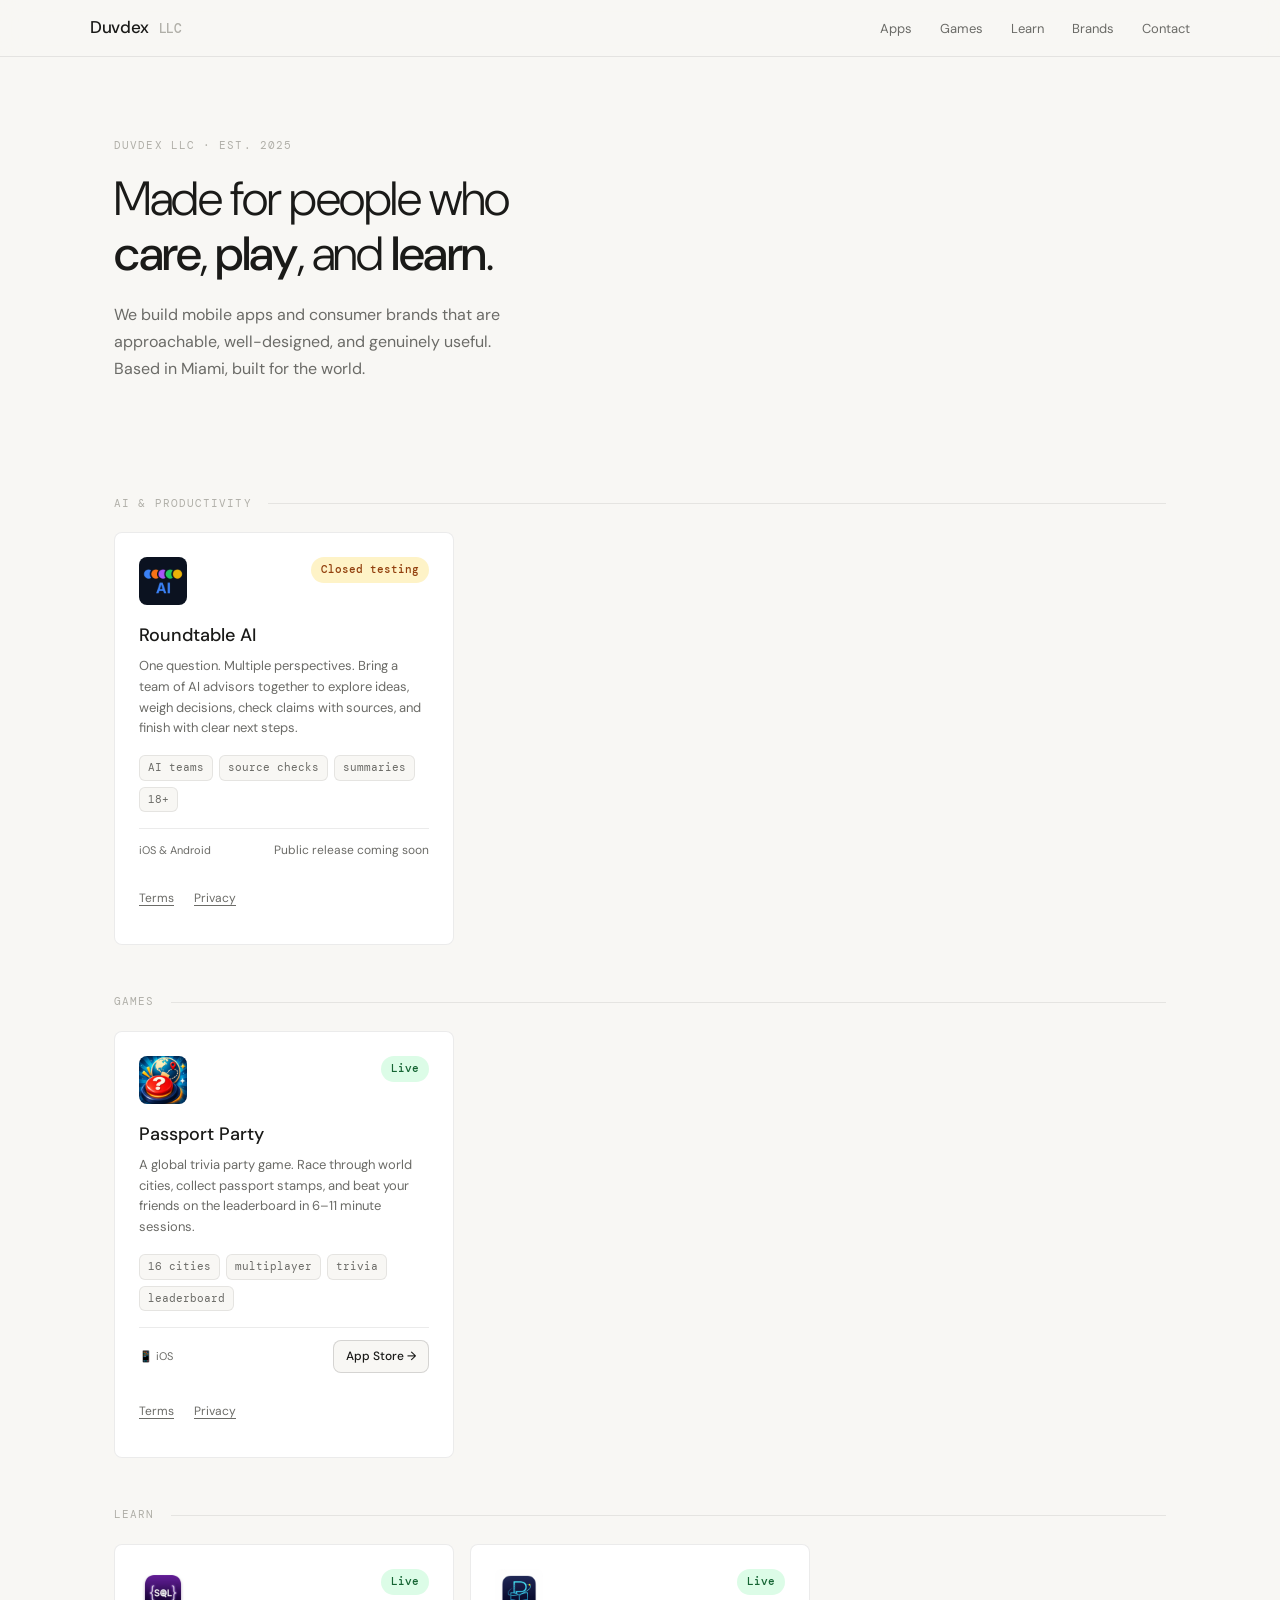
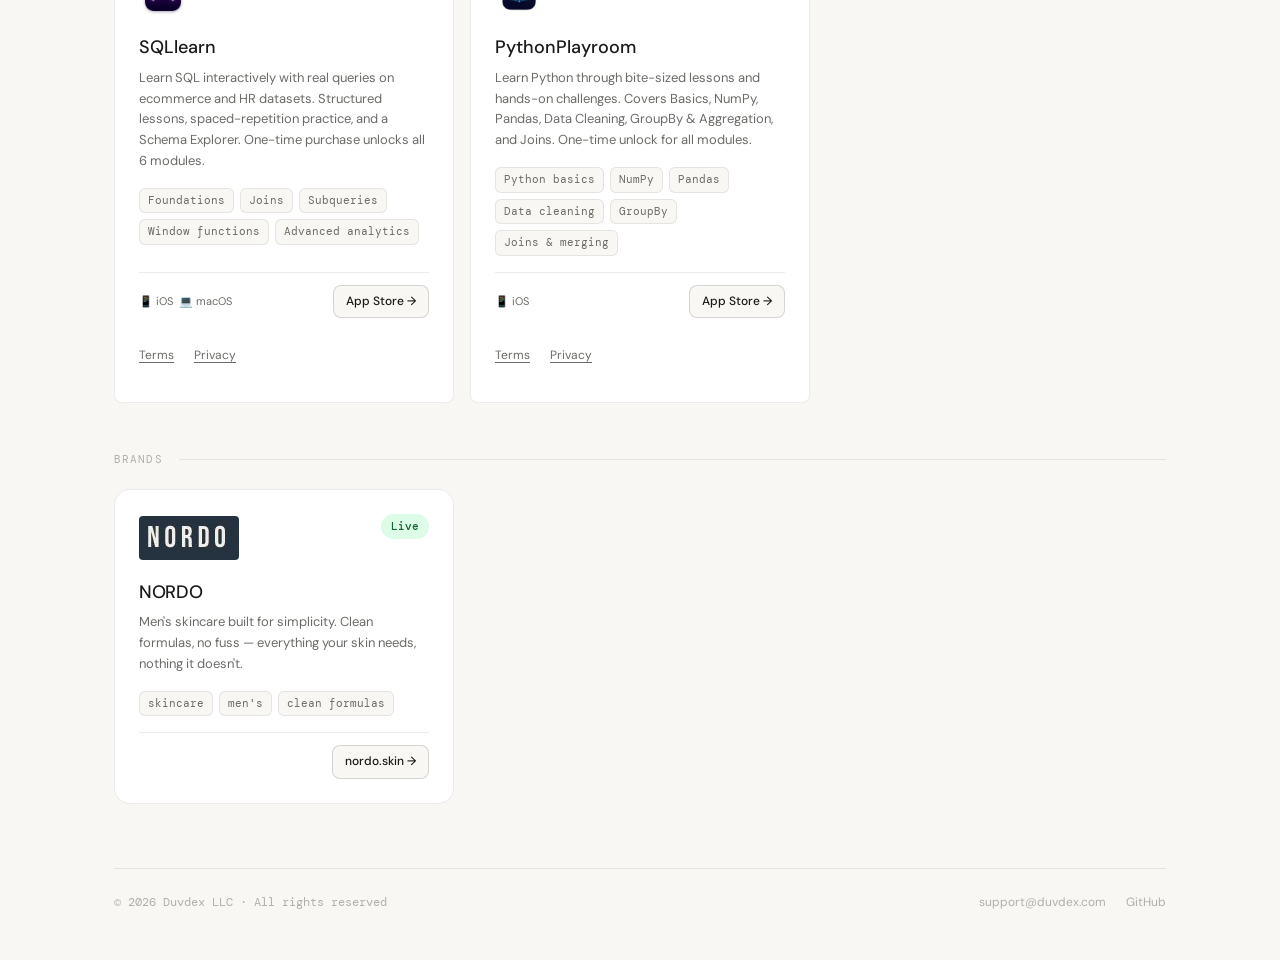
<file: index.html>
<!DOCTYPE html>
<html lang="en">
<head>
<meta charset="UTF-8">
<meta name="viewport" content="width=device-width, initial-scale=1.0">
<title>DUVDEX — Made for people who care, play, and learn</title>
<meta name="description" content="DUVDEX LLC builds mobile apps and consumer brands for people who care, play, and learn. Based in Miami, built for the world.">
<link rel="icon" type="image/x-icon" href="/favicon.ico">
<link rel="preconnect" href="https://fonts.googleapis.com">
<link href="https://fonts.googleapis.com/css2?family=DM+Sans:wght@300;400;500&family=DM+Mono:wght@400;500&display=swap" rel="stylesheet">
<style>
*, *::before, *::after { box-sizing: border-box; margin: 0; padding: 0; }
:root {
  --bg: #f8f7f4;
  --bg2: #ffffff;
  --text: #1a1a18;
  --muted: #6b6b67;
  --faint: #b0afa8;
  --border: rgba(0,0,0,0.08);
  --border2: rgba(0,0,0,0.14);
  --blue-bg: #e8f0fe;
  --blue: #1a56db;
  --purple-bg: #ede9fe;
  --purple: #6d28d9;
  --teal-bg: #d1fae5;
  --teal: #065f46;
  --amber-bg: #fef3c7;
  --amber: #92400e;
  --green-bg: #dcfce7;
  --green: #166534;
  --orange-bg: #ffedd5;
  --orange: #9a3412;
  --stone-bg: #f5f0eb;
  --stone: #57534e;
}
html { scroll-behavior: smooth; }
body {
  font-family: 'DM Sans', sans-serif;
  background: var(--bg);
  color: var(--text);
  line-height: 1.6;
  min-height: 100vh;
}
nav {
  position: sticky;
  top: 0;
  z-index: 100;
  background: rgba(248,247,244,0.92);
  backdrop-filter: blur(12px);
  border-bottom: 1px solid var(--border);
  padding: 0 max(24px, calc((100vw - 1100px)/2));
}
.nav-inner {
  display: flex;
  align-items: center;
  justify-content: space-between;
  height: 56px;
}
.logo {
  font-size: 17px;
  font-weight: 500;
  letter-spacing: -0.02em;
  color: var(--text);
  text-decoration: none;
}
.logo span {
  font-family: 'DM Mono', monospace;
  font-size: 13px;
  color: var(--faint);
  margin-left: 6px;
}
.nav-links {
  display: flex;
  gap: 28px;
  list-style: none;
}
.nav-links a {
  font-size: 13px;
  color: var(--muted);
  text-decoration: none;
  transition: color .15s;
}
.nav-links a:hover { color: var(--text); }
main {
  max-width: 1100px;
  margin: 0 auto;
  padding: 0 24px;
}
.hero {
  padding: 80px 0 64px;
  max-width: 560px;
}
.hero-eyebrow {
  font-family: 'DM Mono', monospace;
  font-size: 11px;
  color: var(--faint);
  letter-spacing: .1em;
  text-transform: uppercase;
  margin-bottom: 16px;
}
.hero h1 {
  font-size: clamp(32px, 5vw, 48px);
  font-weight: 300;
  line-height: 1.15;
  letter-spacing: -0.03em;
  margin-bottom: 20px;
  color: var(--text);
}
.hero h1 em {
  font-style: normal;
  font-weight: 500;
}
.hero p {
  font-size: 16px;
  color: var(--muted);
  max-width: 420px;
  line-height: 1.7;
}
.section { padding: 48px 0 0; }
.section-header {
  display: flex;
  align-items: center;
  gap: 16px;
  margin-bottom: 20px;
}
.section-label {
  font-family: 'DM Mono', monospace;
  font-size: 11px;
  letter-spacing: .1em;
  text-transform: uppercase;
  color: var(--faint);
  white-space: nowrap;
}
.section-line {
  flex: 1;
  height: 1px;
  background: var(--border);
}
.product-grid {
  display: grid;
  grid-template-columns: repeat(auto-fill, minmax(min(300px, 100%), 1fr));
  gap: 16px;
}
.product-card {
  background: var(--bg2);
  border: 1px solid var(--border);
  border-radius: 16px;
  padding: 24px;
  display: flex;
  flex-direction: column;
  gap: 16px;
  transition: border-color .2s, transform .2s;
  text-decoration: none;
  color: inherit;
}
.product-card:hover {
  border-color: var(--border2);
  transform: translateY(-2px);
}
.app-card { border-radius: 8px; min-width: 0; }
.app-card .card-body h2 { letter-spacing: 0; overflow-wrap: anywhere; }
.app-card .card-icon img { width: 48px; height: 48px; border-radius: 8px; object-fit: contain; }
.app-card .card-footer { flex-wrap: wrap; gap: 12px; }
.release-status { font-size: 12px; color: var(--muted); }
.card-legal {
  display: flex;
  flex-wrap: wrap;
  gap: 4px 20px;
}
.card-legal a {
  display: inline-flex;
  align-items: center;
  min-height: 44px;
  font-size: 12px;
  color: var(--muted);
  text-decoration: underline;
  text-underline-offset: 3px;
}
.card-legal a:hover { color: var(--text); }
a:focus-visible { outline: 2px solid var(--blue); outline-offset: 4px; }
.card-top {
  display: flex;
  align-items: flex-start;
  justify-content: space-between;
}
.card-icon {
  width: 48px;
  height: 48px;
  border-radius: 12px;
  display: flex;
  align-items: center;
  justify-content: center;
  font-size: 22px;
}
.brand-wordmark { width: 100px; }
.brand-wordmark img { width: 100px; height: 44px; object-fit: contain; border-radius: 4px; }
.status-badge {
  font-size: 11px;
  font-weight: 500;
  padding: 4px 10px;
  border-radius: 20px;
  font-family: 'DM Mono', monospace;
}
.badge-live { background: var(--green-bg); color: var(--green); }
.badge-review { background: var(--amber-bg); color: var(--amber); }
.badge-soon { background: var(--bg); color: var(--faint); border: 1px solid var(--border); }
.badge-new { background: var(--stone-bg); color: var(--stone); }
.card-body h2 {
  font-size: 18px;
  font-weight: 500;
  letter-spacing: -0.02em;
  margin-bottom: 6px;
}
.card-body p {
  font-size: 13px;
  color: var(--muted);
  line-height: 1.6;
}
.card-modules {
  display: flex;
  flex-wrap: wrap;
  gap: 6px;
}
.module-tag {
  font-size: 11px;
  padding: 3px 8px;
  border-radius: 6px;
  background: var(--bg);
  color: var(--muted);
  border: 1px solid var(--border);
  font-family: 'DM Mono', monospace;
}
.card-footer {
  display: flex;
  align-items: center;
  justify-content: space-between;
  padding-top: 12px;
  border-top: 1px solid var(--border);
  margin-top: auto;
}
.brand-footer { justify-content: flex-end; }
.platform-pills {
  display: flex;
  gap: 6px;
}
.platform-pill {
  font-size: 11px;
  color: var(--muted);
  display: flex;
  align-items: center;
  gap: 4px;
}
.app-store-btn {
  display: inline-flex;
  align-items: center;
  gap: 6px;
  font-size: 12px;
  font-weight: 500;
  color: var(--text);
  background: var(--bg);
  border: 1px solid var(--border2);
  border-radius: 8px;
  padding: 6px 12px;
  text-decoration: none;
  transition: background .15s;
}
.app-store-btn:hover { background: #ededea; }
.divider {
  height: 1px;
  background: var(--border);
  margin: 64px 0 0;
}
footer {
  max-width: 1100px;
  margin: 0 auto;
  padding: 24px 24px 48px;
  display: flex;
  align-items: center;
  justify-content: space-between;
  flex-wrap: wrap;
  gap: 16px;
}
footer p {
  font-size: 12px;
  color: var(--faint);
  font-family: 'DM Mono', monospace;
}
.footer-links {
  display: flex;
  flex-wrap: wrap;
  gap: 20px;
}
.footer-links a {
  font-size: 12px;
  color: var(--faint);
  text-decoration: none;
  transition: color .15s;
}
.footer-links a:hover { color: var(--muted); }
@keyframes fadeUp {
  from { opacity: 0; transform: translateY(16px); }
  to { opacity: 1; transform: translateY(0); }
}
.hero { animation: fadeUp .5s ease both; }
.product-card:nth-child(1) { animation: fadeUp .4s .1s ease both; }
.product-card:nth-child(2) { animation: fadeUp .4s .2s ease both; }
.product-card:nth-child(3) { animation: fadeUp .4s .1s ease both; }
.product-card:nth-child(4) { animation: fadeUp .4s .2s ease both; }
@media (max-width: 600px) {
  .hero { padding: 48px 0 40px; }
  .product-grid { grid-template-columns: 1fr; }
  .nav-links { display: none; }
}
</style>
</head>
<body>

<nav>
  <div class="nav-inner">
    <a href="/" class="logo">Duvdex <span>LLC</span></a>
    <ul class="nav-links">
      <li><a href="#apps">Apps</a></li>
      <li><a href="#games">Games</a></li>
      <li><a href="#learn">Learn</a></li>
      <li><a href="#brands">Brands</a></li>
      <li><a href="mailto:support@duvdex.com">Contact</a></li>
    </ul>
  </div>
</nav>

<main>
  <section class="hero">
    <div class="hero-eyebrow">Duvdex LLC · Est. 2025</div>
    <h1>Made for people who<br><em>care</em>, <em>play</em>, and <em>learn</em>.</h1>
    <p>We build mobile apps and consumer brands that are approachable, well-designed, and genuinely useful. Based in Miami, built for the world.</p>
  </section>

  <section class="section" id="apps" aria-label="AI and productivity apps">
    <div class="section-header">
      <span class="section-label">AI &amp; Productivity</span>
      <div class="section-line"></div>
    </div>
    <div class="product-grid">
      <article class="product-card app-card" aria-labelledby="roundtable-title">
        <div class="card-top">
          <div class="card-icon"><img src="assets/roundtable-ai.png" alt="" width="48" height="48"></div>
          <span class="status-badge badge-review">Closed testing</span>
        </div>
        <div class="card-body">
          <h2 id="roundtable-title">Roundtable AI</h2>
          <p>One question. Multiple perspectives. Bring a team of AI advisors together to explore ideas, weigh decisions, check claims with sources, and finish with clear next steps.</p>
        </div>
        <div class="card-modules">
          <span class="module-tag">AI teams</span>
          <span class="module-tag">source checks</span>
          <span class="module-tag">summaries</span>
          <span class="module-tag">18+</span>
        </div>
        <div class="card-footer">
          <div class="platform-pills"><span class="platform-pill">iOS &amp; Android</span></div>
          <span class="release-status">Public release coming soon</span>
        </div>
        <div class="card-legal" aria-label="Roundtable AI legal pages">
          <a href="https://duvdex.com/roundtable/terms/">Terms</a>
          <a href="https://duvdex.com/roundtable/privacy/">Privacy</a>
        </div>
      </article>
    </div>
  </section>

  <section class="section" id="games">
    <div class="section-header">
      <span class="section-label">Games</span>
      <div class="section-line"></div>
    </div>
    <div class="product-grid">

      <article class="product-card app-card" aria-labelledby="passport-title">
        <div class="card-top">
          <div class="card-icon"><img src="assets/passport-party.jpg" alt="" width="48" height="48"></div>
          <span class="status-badge badge-live">Live</span>
        </div>
        <div class="card-body">
          <h2 id="passport-title">Passport Party</h2>
          <p>A global trivia party game. Race through world cities, collect passport stamps, and beat your friends on the leaderboard in 6–11 minute sessions.</p>
        </div>
        <div class="card-modules">
          <span class="module-tag">16 cities</span>
          <span class="module-tag">multiplayer</span>
          <span class="module-tag">trivia</span>
          <span class="module-tag">leaderboard</span>
        </div>
        <div class="card-footer">
          <div class="platform-pills">
            <span class="platform-pill">📱 iOS</span>
          </div>
          <a class="app-store-btn" href="https://apps.apple.com/app/passport-party/id6765947275" target="_blank" rel="noopener noreferrer" aria-label="Passport Party on the App Store">App Store →</a>
        </div>
        <div class="card-legal" aria-label="Passport Party legal pages">
          <a href="https://duvdex.com/passport-party/terms/">Terms</a>
          <a href="https://duvdex.com/passport-party/privacy/">Privacy</a>
        </div>
      </article>

    </div>
  </section>

  <section class="section" id="learn">
    <div class="section-header">
      <span class="section-label">Learn</span>
      <div class="section-line"></div>
    </div>
    <div class="product-grid">

      <article class="product-card app-card" aria-labelledby="sqllearn-title">
        <div class="card-top">
          <div class="card-icon"><img src="assets/sqllearn.jpg" alt="" width="48" height="48"></div>
          <span class="status-badge badge-live">Live</span>
        </div>
        <div class="card-body">
          <h2 id="sqllearn-title">SQLlearn</h2>
          <p>Learn SQL interactively with real queries on ecommerce and HR datasets. Structured lessons, spaced-repetition practice, and a Schema Explorer. One-time purchase unlocks all 6 modules.</p>
        </div>
        <div class="card-modules">
          <span class="module-tag">Foundations</span>
          <span class="module-tag">Joins</span>
          <span class="module-tag">Subqueries</span>
          <span class="module-tag">Window functions</span>
          <span class="module-tag">Advanced analytics</span>
        </div>
        <div class="card-footer">
          <div class="platform-pills">
            <span class="platform-pill">📱 iOS</span>
            <span class="platform-pill">💻 macOS</span>
          </div>
          <a class="app-store-btn" href="https://apps.apple.com/us/app/sqllearn/id6762401475" target="_blank" rel="noopener noreferrer" aria-label="SQLlearn on the App Store">App Store →</a>
        </div>
        <div class="card-legal" aria-label="SQLlearn legal pages">
          <a href="https://duvdex.com/sqllearn/terms/">Terms</a>
          <a href="https://duvdex.com/sqllearn/privacy/">Privacy</a>
        </div>
      </article>

      <article class="product-card app-card" aria-labelledby="python-title">
        <div class="card-top">
          <div class="card-icon"><img src="assets/pythonplayroom.jpg" alt="" width="48" height="48"></div>
          <span class="status-badge badge-live">Live</span>
        </div>
        <div class="card-body">
          <h2 id="python-title">PythonPlayroom</h2>
          <p>Learn Python through bite-sized lessons and hands-on challenges. Covers Basics, NumPy, Pandas, Data Cleaning, GroupBy & Aggregation, and Joins. One-time unlock for all modules.</p>
        </div>
        <div class="card-modules">
          <span class="module-tag">Python basics</span>
          <span class="module-tag">NumPy</span>
          <span class="module-tag">Pandas</span>
          <span class="module-tag">Data cleaning</span>
          <span class="module-tag">GroupBy</span>
          <span class="module-tag">Joins & merging</span>
        </div>
        <div class="card-footer">
          <div class="platform-pills">
            <span class="platform-pill">📱 iOS</span>
          </div>
          <a class="app-store-btn" href="https://apps.apple.com/us/app/pythonplayroom/id6762590223" target="_blank" rel="noopener noreferrer" aria-label="PythonPlayroom on the App Store">App Store →</a>
        </div>
        <div class="card-legal" aria-label="PythonPlayroom legal pages">
          <a href="https://duvdex.com/pythonplayroom/terms/">Terms</a>
          <a href="https://duvdex.com/pythonplayroom/privacy/">Privacy</a>
        </div>
      </article>

    </div>
  </section>

  <section class="section" id="brands">
    <div class="section-header">
      <span class="section-label">Brands</span>
      <div class="section-line"></div>
    </div>
    <div class="product-grid">

      <a class="product-card" href="https://nordo.skin" target="_blank">
        <div class="card-top">
          <div class="card-icon brand-wordmark"><img src="assets/nordo-wordmark.jpg" alt="" width="100" height="44"></div>
          <span class="status-badge badge-live">Live</span>
        </div>
        <div class="card-body">
          <h2>NORDO</h2>
          <p>Men's skincare built for simplicity. Clean formulas, no fuss — everything your skin needs, nothing it doesn't.</p>
        </div>
        <div class="card-modules">
          <span class="module-tag">skincare</span>
          <span class="module-tag">men's</span>
          <span class="module-tag">clean formulas</span>
        </div>
        <div class="card-footer brand-footer">
          <span class="app-store-btn">nordo.skin →</span>
        </div>
      </a>

    </div>
  </section>

  <div class="divider"></div>
</main>

<footer>
  <p>© 2026 Duvdex LLC · All rights reserved</p>
  <div class="footer-links">
    <a href="mailto:support@duvdex.com">support@duvdex.com</a>
    <a href="https://github.com/duvdex" target="_blank">GitHub</a>
  </div>
</footer>

</body>
</html>
</file>
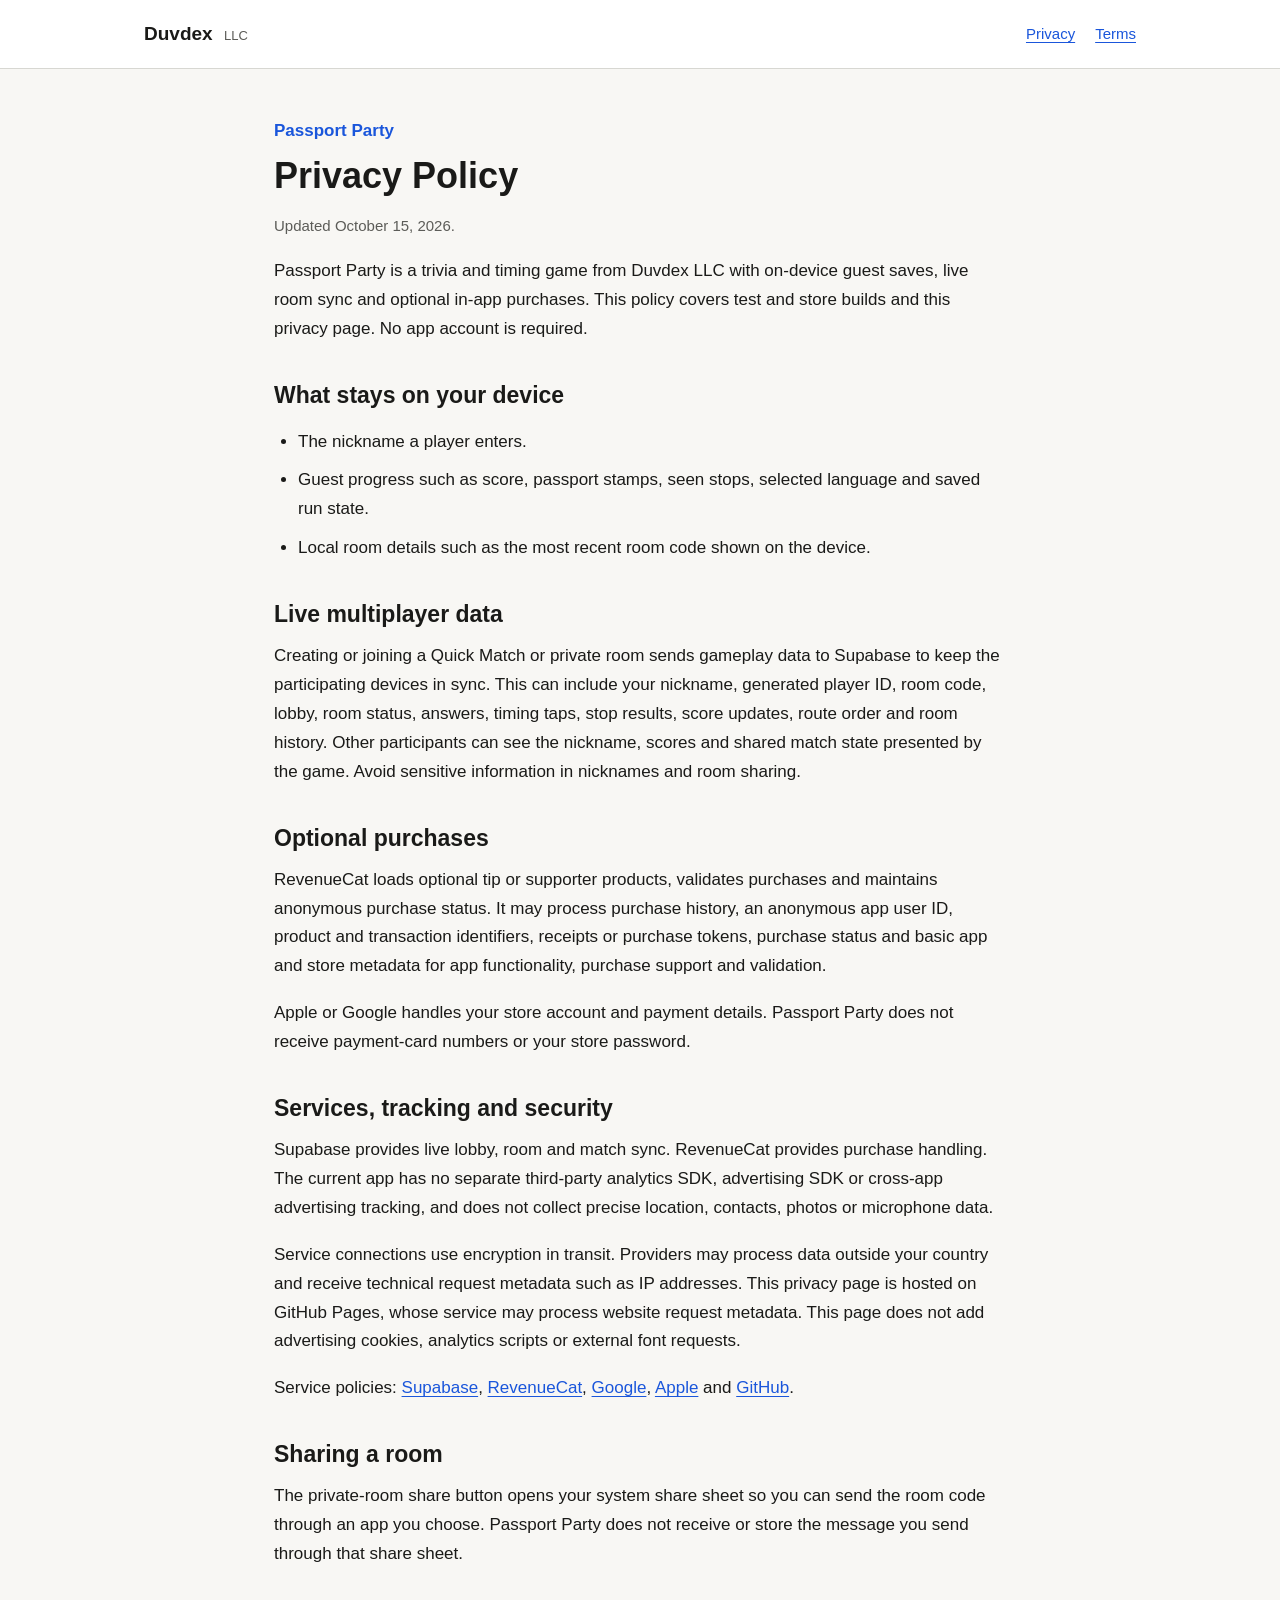
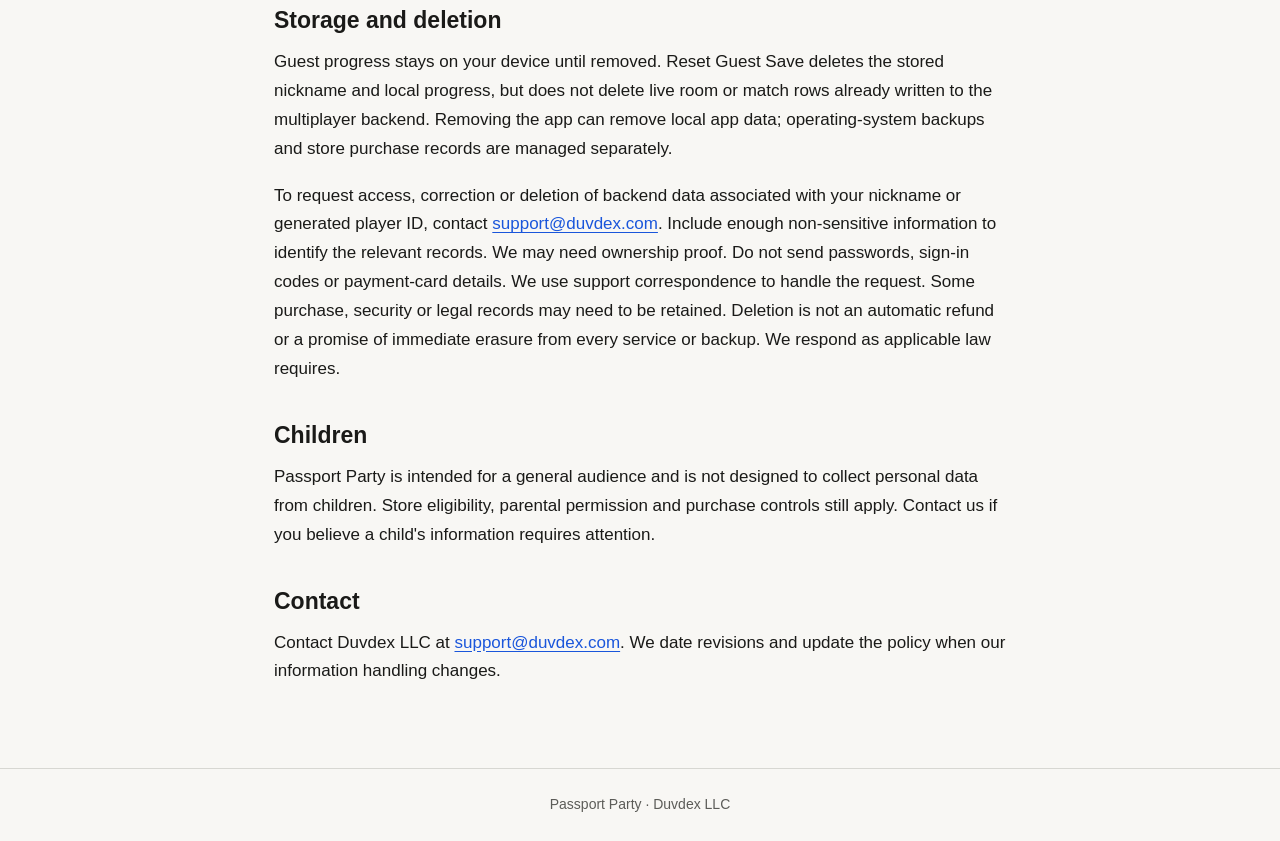
<file: passport-party/privacy/index.html>
<!doctype html>
<html lang="en">
  <head>
    <meta charset="utf-8" />
    <meta name="viewport" content="width=device-width, initial-scale=1" />
    <meta name="description" content="How Passport Party handles guest saves, live multiplayer rooms and optional purchases." />
    <title>Passport Party Privacy Policy | Duvdex</title>
    <link rel="stylesheet" href="../../roundtable/legal.css" />
  </head>
  <body>
    <a class="skip-link" href="#main">Skip to policy</a>
    <header class="site-header">
      <div class="header-inner">
        <a class="brand" href="https://duvdex.com/">Duvdex <span>LLC</span></a>
        <nav aria-label="Legal pages">
          <a href="./" aria-current="page">Privacy</a>
          <a href="../terms/">Terms</a>
        </nav>
      </div>
    </header>
    <main id="main">
      <p class="product">Passport Party</p>
      <h1>Privacy Policy</h1>
      <p class="meta">Updated October 15, 2026.</p>
      <p>
        Passport Party is a trivia and timing game from Duvdex LLC with on-device
        guest saves, live room sync and optional in-app purchases. This policy
        covers test and store builds and this privacy page. No app account is required.
      </p>
      <section id="local">
        <h2>What stays on your device</h2>
        <ul>
          <li>The nickname a player enters.</li>
          <li>Guest progress such as score, passport stamps, seen stops, selected language and saved run state.</li>
          <li>Local room details such as the most recent room code shown on the device.</li>
        </ul>
      </section>
      <section id="multiplayer">
        <h2>Live multiplayer data</h2>
        <p>
          Creating or joining a Quick Match or private room sends gameplay data to
          Supabase to keep the participating devices in sync. This can include your
          nickname, generated player ID, room code, lobby, room status, answers,
          timing taps, stop results, score updates, route order and room history.
          Other participants can see the nickname, scores and shared match state
          presented by the game. Avoid sensitive information in nicknames and room sharing.
        </p>
      </section>
      <section id="purchases">
        <h2>Optional purchases</h2>
        <p>
          RevenueCat loads optional tip or supporter products, validates purchases
          and maintains anonymous purchase status. It may process purchase history,
          an anonymous app user ID, product and transaction identifiers, receipts
          or purchase tokens, purchase status and basic app and store metadata for
          app functionality, purchase support and validation.
        </p>
        <p>
          Apple or Google handles your store account and payment details.
          Passport Party does not receive payment-card numbers or your store password.
        </p>
      </section>
      <section id="services">
        <h2>Services, tracking and security</h2>
        <p>
          Supabase provides live lobby, room and match sync. RevenueCat provides
          purchase handling. The current app has no separate third-party analytics
          SDK, advertising SDK or cross-app advertising tracking, and does not
          collect precise location, contacts, photos or microphone data.
        </p>
        <p>
          Service connections use encryption in transit. Providers may process data
          outside your country and receive technical request metadata such as IP
          addresses. This privacy page is hosted on GitHub Pages, whose service
          may process website request metadata. This page does not add advertising
          cookies, analytics scripts or external font requests.
        </p>
        <p>
          Service policies:
          <a href="https://supabase.com/privacy">Supabase</a>,
          <a href="https://www.revenuecat.com/privacy/">RevenueCat</a>,
          <a href="https://policies.google.com/privacy">Google</a>,
          <a href="https://www.apple.com/legal/privacy/">Apple</a> and
          <a href="https://docs.github.com/en/site-policy/privacy-policies/github-general-privacy-statement">GitHub</a>.
        </p>
      </section>
      <section id="sharing">
        <h2>Sharing a room</h2>
        <p>
          The private-room share button opens your system share sheet so you can
          send the room code through an app you choose. Passport Party does not
          receive or store the message you send through that share sheet.
        </p>
      </section>
      <section id="retention">
        <h2>Storage and deletion</h2>
        <p>
          Guest progress stays on your device until removed. Reset Guest Save
          deletes the stored nickname and local progress, but does not delete
          live room or match rows already written to the multiplayer backend.
          Removing the app can remove local app data; operating-system backups
          and store purchase records are managed separately.
        </p>
        <p>
          To request access, correction or deletion of backend data associated
          with your nickname or generated player ID, contact
          <a href="mailto:support@duvdex.com">support@duvdex.com</a>.
          Include enough non-sensitive information to identify the relevant records.
          We may need ownership proof. Do not send passwords, sign-in codes or
          payment-card details. We use support correspondence to handle the request.
          Some purchase, security or legal records may need to be retained. Deletion
          is not an automatic refund or a promise of immediate erasure from every
          service or backup. We respond as applicable law requires.
        </p>
      </section>
      <section id="children">
        <h2>Children</h2>
        <p>
          Passport Party is intended for a general audience and is not designed
          to collect personal data from children. Store eligibility, parental
          permission and purchase controls still apply. Contact us if you believe
          a child's information requires attention.
        </p>
      </section>
      <section id="contact">
        <h2>Contact</h2>
        <p>
          Contact Duvdex LLC at <a href="mailto:support@duvdex.com">support@duvdex.com</a>.
          We date revisions and update the policy when our information handling changes.
        </p>
      </section>
    </main>
    <footer>Passport Party &middot; Duvdex LLC</footer>
  </body>
</html>
</file>
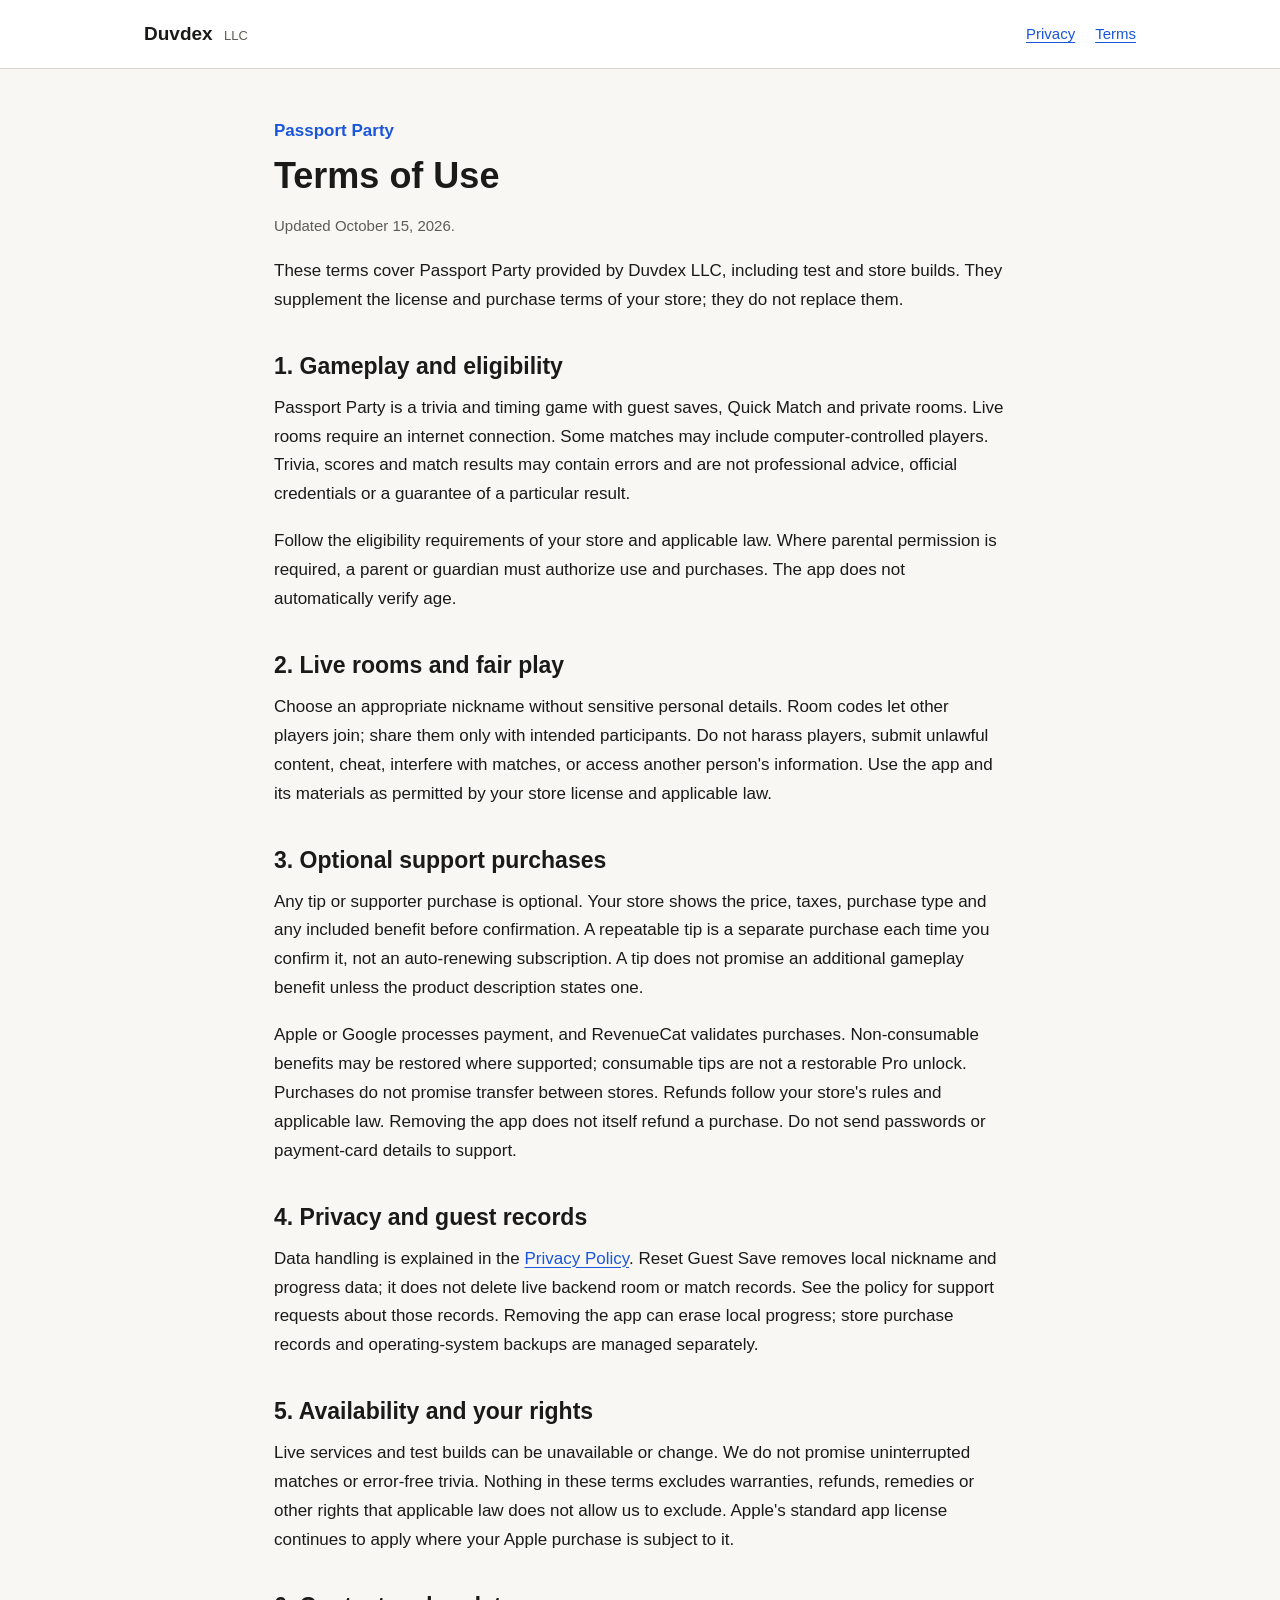
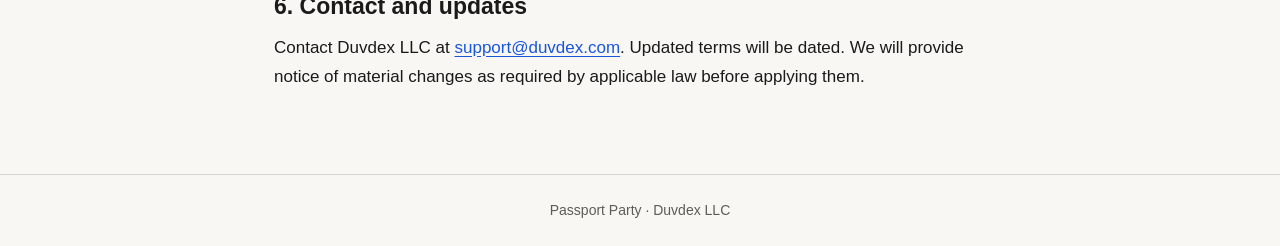
<file: passport-party/terms/index.html>
<!doctype html>
<html lang="en">
  <head>
    <meta charset="utf-8" />
    <meta name="viewport" content="width=device-width, initial-scale=1" />
    <meta name="description" content="Terms for Passport Party gameplay, live rooms and optional support purchases." />
    <title>Passport Party Terms of Use | Duvdex</title>
    <link rel="stylesheet" href="../../roundtable/legal.css" />
  </head>
  <body>
    <a class="skip-link" href="#main">Skip to terms</a>
    <header class="site-header">
      <div class="header-inner">
        <a class="brand" href="https://duvdex.com/">Duvdex <span>LLC</span></a>
        <nav aria-label="Legal pages">
          <a href="../privacy/">Privacy</a>
          <a href="./" aria-current="page">Terms</a>
        </nav>
      </div>
    </header>
    <main id="main">
      <p class="product">Passport Party</p>
      <h1>Terms of Use</h1>
      <p class="meta">Updated October 15, 2026.</p>
      <p>
        These terms cover Passport Party provided by Duvdex LLC, including test
        and store builds. They supplement the license and purchase terms of your
        store; they do not replace them.
      </p>
      <section id="game">
        <h2>1. Gameplay and eligibility</h2>
        <p>
          Passport Party is a trivia and timing game with guest saves, Quick Match
          and private rooms. Live rooms require an internet connection. Some
          matches may include computer-controlled players. Trivia, scores and
          match results may contain errors and are not professional advice,
          official credentials or a guarantee of a particular result.
        </p>
        <p>
          Follow the eligibility requirements of your store and applicable law.
          Where parental permission is required, a parent or guardian must authorize
          use and purchases. The app does not automatically verify age.
        </p>
      </section>
      <section id="conduct">
        <h2>2. Live rooms and fair play</h2>
        <p>
          Choose an appropriate nickname without sensitive personal details. Room
          codes let other players join; share them only with intended participants.
          Do not harass players, submit unlawful content, cheat, interfere with
          matches, or access another person's information. Use the app and its
          materials as permitted by your store license and applicable law.
        </p>
      </section>
      <section id="purchases">
        <h2>3. Optional support purchases</h2>
        <p>
          Any tip or supporter purchase is optional. Your store shows the price,
          taxes, purchase type and any included benefit before confirmation.
          A repeatable tip is a separate purchase each time you confirm it, not
          an auto-renewing subscription. A tip does not promise an additional
          gameplay benefit unless the product description states one.
        </p>
        <p>
          Apple or Google processes payment, and RevenueCat validates purchases.
          Non-consumable benefits may be restored where supported; consumable tips
          are not a restorable Pro unlock. Purchases do not promise transfer between
          stores. Refunds follow your store's rules and applicable law. Removing
          the app does not itself refund a purchase. Do not send passwords or
          payment-card details to support.
        </p>
      </section>
      <section id="privacy">
        <h2>4. Privacy and guest records</h2>
        <p>
          Data handling is explained in the <a href="../privacy/">Privacy Policy</a>.
          Reset Guest Save removes local nickname and progress data; it does not
          delete live backend room or match records. See the policy for support
          requests about those records. Removing the app can erase local progress;
          store purchase records and operating-system backups are managed separately.
        </p>
      </section>
      <section id="rights">
        <h2>5. Availability and your rights</h2>
        <p>
          Live services and test builds can be unavailable or change. We do not
          promise uninterrupted matches or error-free trivia. Nothing in these
          terms excludes warranties, refunds, remedies or other rights that
          applicable law does not allow us to exclude. Apple's standard app license
          continues to apply where your Apple purchase is subject to it.
        </p>
      </section>
      <section id="contact">
        <h2>6. Contact and updates</h2>
        <p>
          Contact Duvdex LLC at <a href="mailto:support@duvdex.com">support@duvdex.com</a>.
          Updated terms will be dated. We will provide notice of material changes
          as required by applicable law before applying them.
        </p>
      </section>
    </main>
    <footer>Passport Party &middot; Duvdex LLC</footer>
  </body>
</html>
</file>
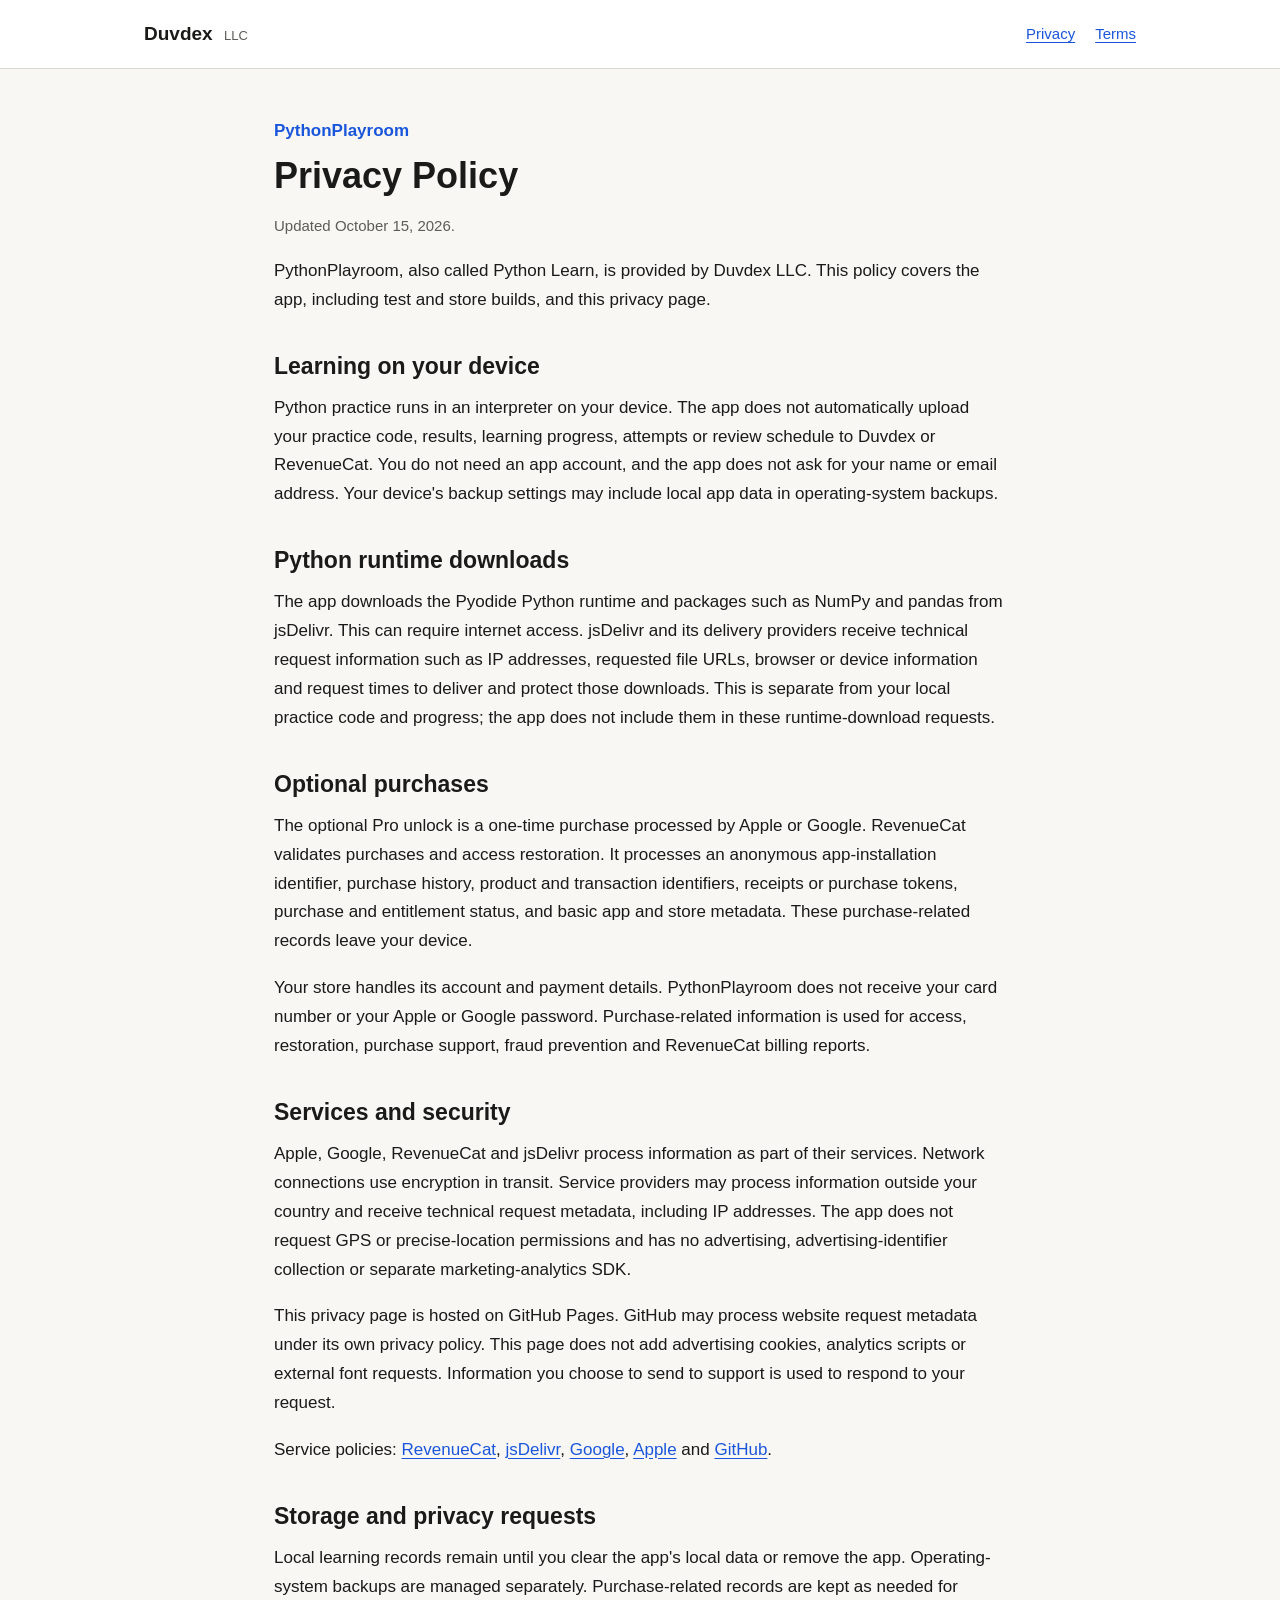
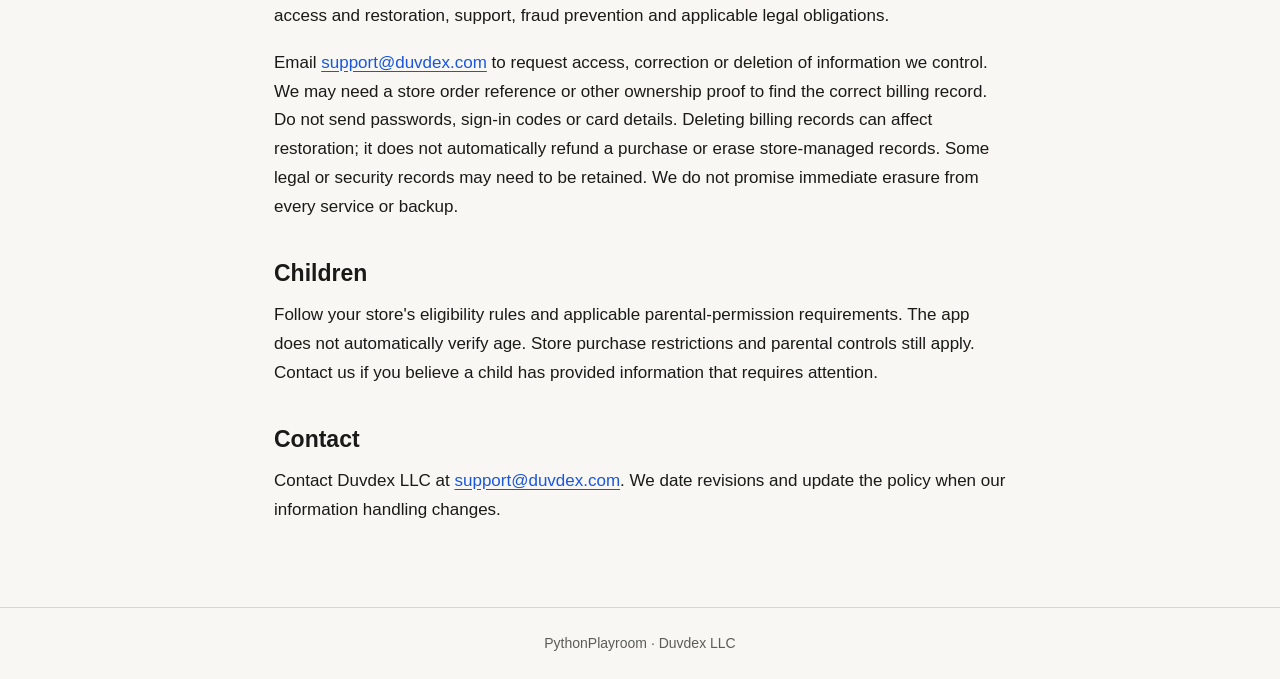
<file: pythonplayroom/privacy/index.html>
<!doctype html>
<html lang="en">
  <head>
    <meta charset="utf-8" />
    <meta name="viewport" content="width=device-width, initial-scale=1" />
    <meta name="description" content="How PythonPlayroom handles local practice, runtime downloads and purchase information." />
    <title>PythonPlayroom Privacy Policy | Duvdex</title>
    <link rel="stylesheet" href="../../roundtable/legal.css" />
  </head>
  <body>
    <a class="skip-link" href="#main">Skip to policy</a>
    <header class="site-header">
      <div class="header-inner">
        <a class="brand" href="https://duvdex.com/">Duvdex <span>LLC</span></a>
        <nav aria-label="Legal pages">
          <a href="./" aria-current="page">Privacy</a>
          <a href="../terms/">Terms</a>
        </nav>
      </div>
    </header>
    <main id="main">
      <p class="product">PythonPlayroom</p>
      <h1>Privacy Policy</h1>
      <p class="meta">Updated October 15, 2026.</p>
      <p>
        PythonPlayroom, also called Python Learn, is provided by Duvdex LLC. This
        policy covers the app, including test and store builds, and this privacy page.
      </p>
      <section id="local">
        <h2>Learning on your device</h2>
        <p>
          Python practice runs in an interpreter on your device. The app does not
          automatically upload your practice code, results, learning progress,
          attempts or review schedule to Duvdex or RevenueCat. You do not need an
          app account, and the app does not ask for your name or email address.
          Your device's backup settings may include local app data in operating-system backups.
        </p>
      </section>
      <section id="runtime">
        <h2>Python runtime downloads</h2>
        <p>
          The app downloads the Pyodide Python runtime and packages such as NumPy
          and pandas from jsDelivr. This can require internet access. jsDelivr and
          its delivery providers receive technical request information such as IP
          addresses, requested file URLs, browser or device information and request
          times to deliver and protect those downloads. This is separate from your
          local practice code and progress; the app does not include them in these
          runtime-download requests.
        </p>
      </section>
      <section id="purchases">
        <h2>Optional purchases</h2>
        <p>
          The optional Pro unlock is a one-time purchase processed by Apple or
          Google. RevenueCat validates purchases and access restoration. It
          processes an anonymous app-installation identifier, purchase history,
          product and transaction identifiers, receipts or purchase tokens,
          purchase and entitlement status, and basic app and store metadata.
          These purchase-related records leave your device.
        </p>
        <p>
          Your store handles its account and payment details. PythonPlayroom does
          not receive your card number or your Apple or Google password.
          Purchase-related information is used for access, restoration, purchase
          support, fraud prevention and RevenueCat billing reports.
        </p>
      </section>
      <section id="services">
        <h2>Services and security</h2>
        <p>
          Apple, Google, RevenueCat and jsDelivr process information as part of
          their services. Network connections use encryption in transit. Service
          providers may process information outside your country and receive
          technical request metadata, including IP addresses. The app does not
          request GPS or precise-location permissions and has no advertising,
          advertising-identifier collection or separate marketing-analytics SDK.
        </p>
        <p>
          This privacy page is hosted on GitHub Pages. GitHub may process website
          request metadata under its own privacy policy. This page does not add
          advertising cookies, analytics scripts or external font requests.
          Information you choose to send to support is used to respond to your request.
        </p>
        <p>
          Service policies:
          <a href="https://www.revenuecat.com/privacy/">RevenueCat</a>,
          <a href="https://www.jsdelivr.com/terms/privacy-policy">jsDelivr</a>,
          <a href="https://policies.google.com/privacy">Google</a>,
          <a href="https://www.apple.com/legal/privacy/">Apple</a> and
          <a href="https://docs.github.com/en/site-policy/privacy-policies/github-general-privacy-statement">GitHub</a>.
        </p>
      </section>
      <section id="retention">
        <h2>Storage and privacy requests</h2>
        <p>
          Local learning records remain until you clear the app's local data or
          remove the app. Operating-system backups are managed separately.
          Purchase-related records are kept as needed for access and restoration,
          support, fraud prevention and applicable legal obligations.
        </p>
        <p>
          Email <a href="mailto:support@duvdex.com">support@duvdex.com</a> to request
          access, correction or deletion of information we control. We may need a
          store order reference or other ownership proof to find the correct billing
          record. Do not send passwords, sign-in codes or card details. Deleting
          billing records can affect restoration; it does not automatically refund
          a purchase or erase store-managed records. Some legal or security records
          may need to be retained. We do not promise immediate erasure from every
          service or backup.
        </p>
      </section>
      <section id="children">
        <h2>Children</h2>
        <p>
          Follow your store's eligibility rules and applicable parental-permission
          requirements. The app does not automatically verify age. Store purchase
          restrictions and parental controls still apply. Contact us if you believe
          a child has provided information that requires attention.
        </p>
      </section>
      <section id="contact">
        <h2>Contact</h2>
        <p>
          Contact Duvdex LLC at <a href="mailto:support@duvdex.com">support@duvdex.com</a>.
          We date revisions and update the policy when our information handling changes.
        </p>
      </section>
    </main>
    <footer>PythonPlayroom &middot; Duvdex LLC</footer>
  </body>
</html>
</file>
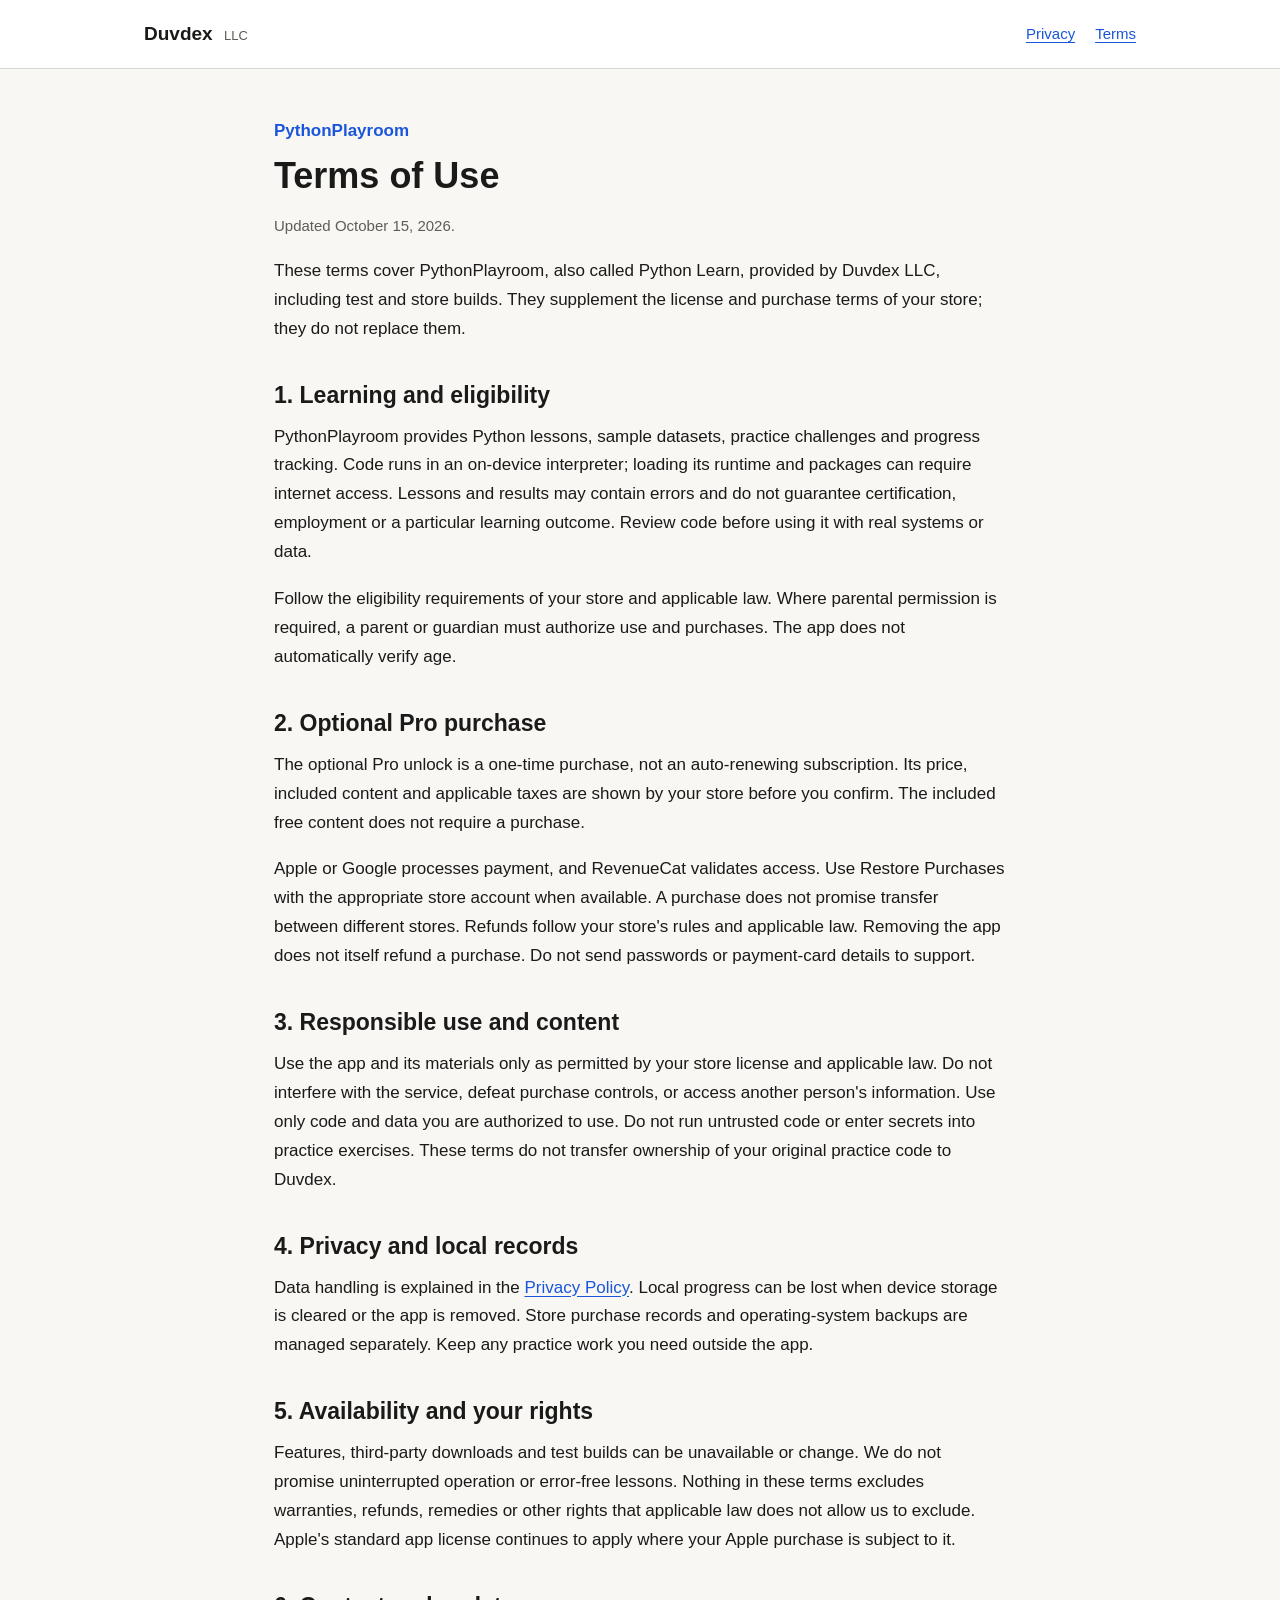
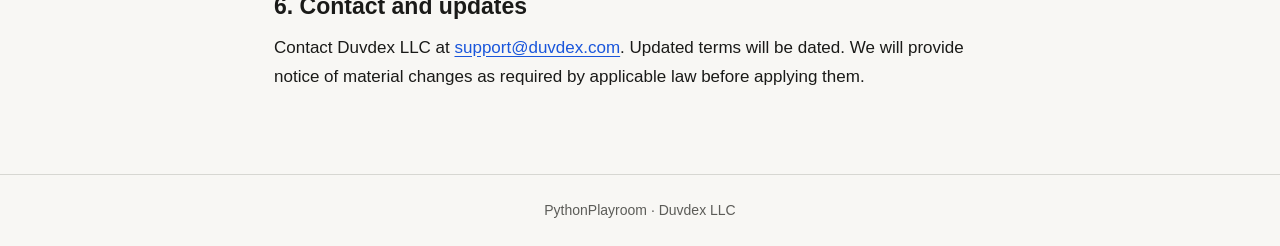
<file: pythonplayroom/terms/index.html>
<!doctype html>
<html lang="en">
  <head>
    <meta charset="utf-8" />
    <meta name="viewport" content="width=device-width, initial-scale=1" />
    <meta name="description" content="Terms for PythonPlayroom lessons and the optional one-time Pro unlock." />
    <title>PythonPlayroom Terms of Use | Duvdex</title>
    <link rel="stylesheet" href="../../roundtable/legal.css" />
  </head>
  <body>
    <a class="skip-link" href="#main">Skip to terms</a>
    <header class="site-header">
      <div class="header-inner">
        <a class="brand" href="https://duvdex.com/">Duvdex <span>LLC</span></a>
        <nav aria-label="Legal pages">
          <a href="../privacy/">Privacy</a>
          <a href="./" aria-current="page">Terms</a>
        </nav>
      </div>
    </header>
    <main id="main">
      <p class="product">PythonPlayroom</p>
      <h1>Terms of Use</h1>
      <p class="meta">Updated October 15, 2026.</p>
      <p>
        These terms cover PythonPlayroom, also called Python Learn, provided by
        Duvdex LLC, including test and store builds. They supplement the license
        and purchase terms of your store; they do not replace them.
      </p>
      <section id="learning">
        <h2>1. Learning and eligibility</h2>
        <p>
          PythonPlayroom provides Python lessons, sample datasets, practice
          challenges and progress tracking. Code runs in an on-device interpreter;
          loading its runtime and packages can require internet access. Lessons
          and results may contain errors and do not guarantee certification,
          employment or a particular learning outcome. Review code before using
          it with real systems or data.
        </p>
        <p>
          Follow the eligibility requirements of your store and applicable law.
          Where parental permission is required, a parent or guardian must authorize
          use and purchases. The app does not automatically verify age.
        </p>
      </section>
      <section id="purchases">
        <h2>2. Optional Pro purchase</h2>
        <p>
          The optional Pro unlock is a one-time purchase, not an auto-renewing
          subscription. Its price, included content and applicable taxes are shown
          by your store before you confirm. The included free content does not
          require a purchase.
        </p>
        <p>
          Apple or Google processes payment, and RevenueCat validates access.
          Use Restore Purchases with the appropriate store account when available.
          A purchase does not promise transfer between different stores. Refunds
          follow your store's rules and applicable law. Removing the app does not
          itself refund a purchase. Do not send passwords or payment-card details
          to support.
        </p>
      </section>
      <section id="use">
        <h2>3. Responsible use and content</h2>
        <p>
          Use the app and its materials only as permitted by your store license
          and applicable law. Do not interfere with the service, defeat purchase
          controls, or access another person's information. Use only code and data
          you are authorized to use. Do not run untrusted code or enter secrets
          into practice exercises. These terms do not transfer ownership of your
          original practice code to Duvdex.
        </p>
      </section>
      <section id="privacy">
        <h2>4. Privacy and local records</h2>
        <p>
          Data handling is explained in the <a href="../privacy/">Privacy Policy</a>.
          Local progress can be lost when device storage is cleared or the app is
          removed. Store purchase records and operating-system backups are managed
          separately. Keep any practice work you need outside the app.
        </p>
      </section>
      <section id="rights">
        <h2>5. Availability and your rights</h2>
        <p>
          Features, third-party downloads and test builds can be unavailable or
          change. We do not promise uninterrupted operation or error-free lessons.
          Nothing in these terms excludes warranties, refunds, remedies or other
          rights that applicable law does not allow us to exclude. Apple's standard
          app license continues to apply where your Apple purchase is subject to it.
        </p>
      </section>
      <section id="contact">
        <h2>6. Contact and updates</h2>
        <p>
          Contact Duvdex LLC at <a href="mailto:support@duvdex.com">support@duvdex.com</a>.
          Updated terms will be dated. We will provide notice of material changes
          as required by applicable law before applying them.
        </p>
      </section>
    </main>
    <footer>PythonPlayroom &middot; Duvdex LLC</footer>
  </body>
</html>
</file>
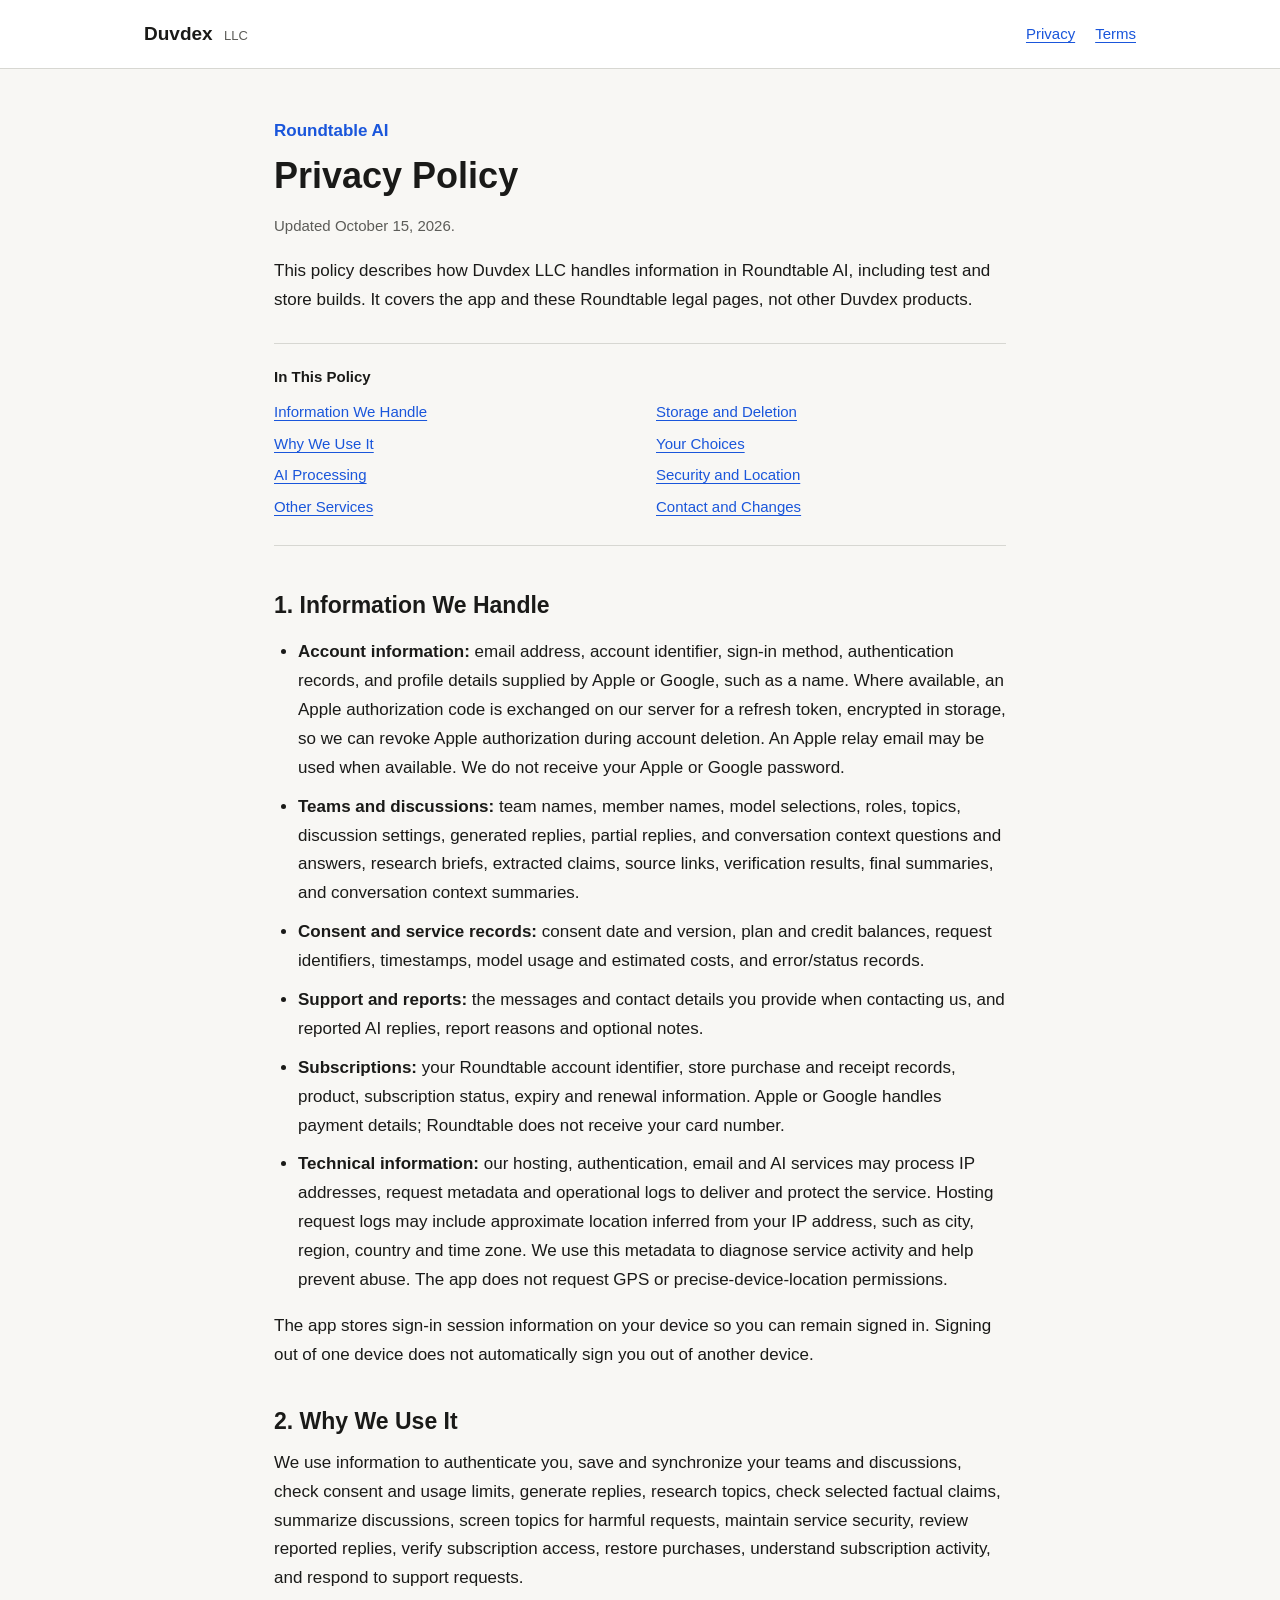
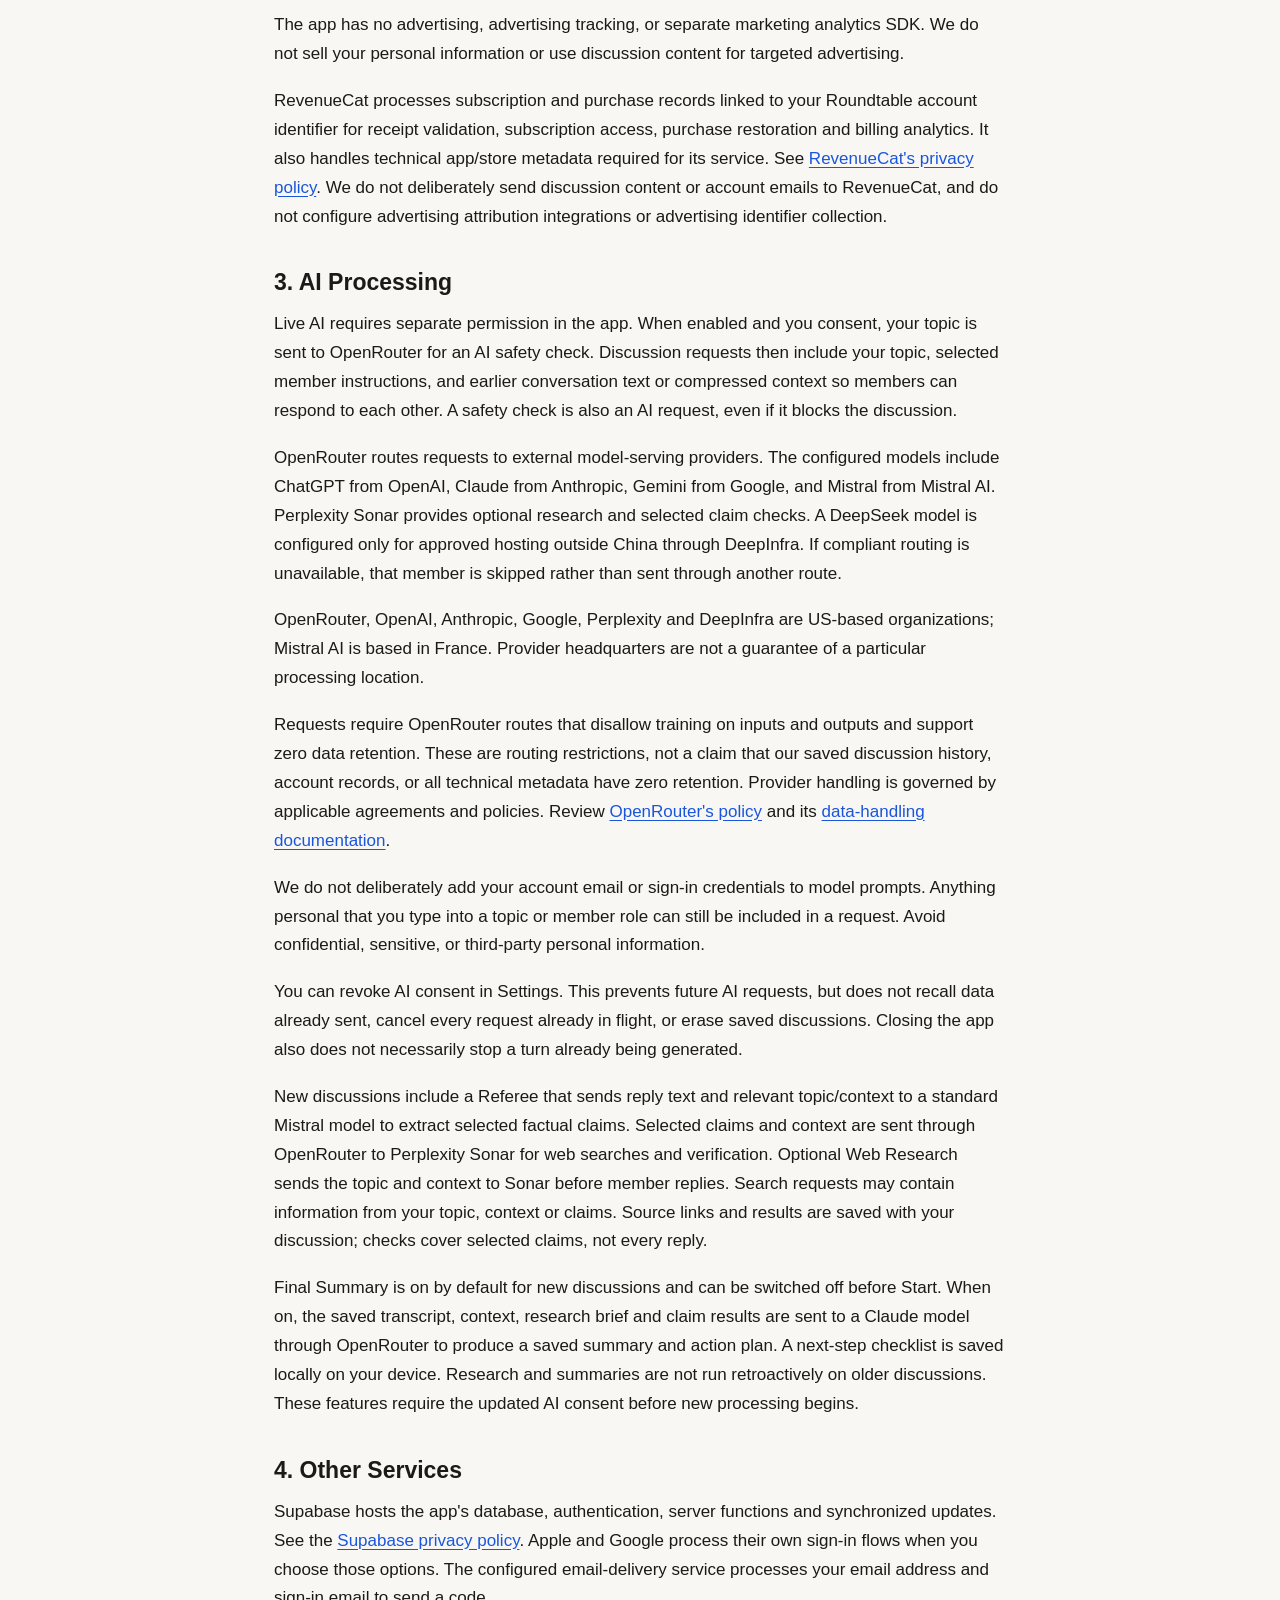
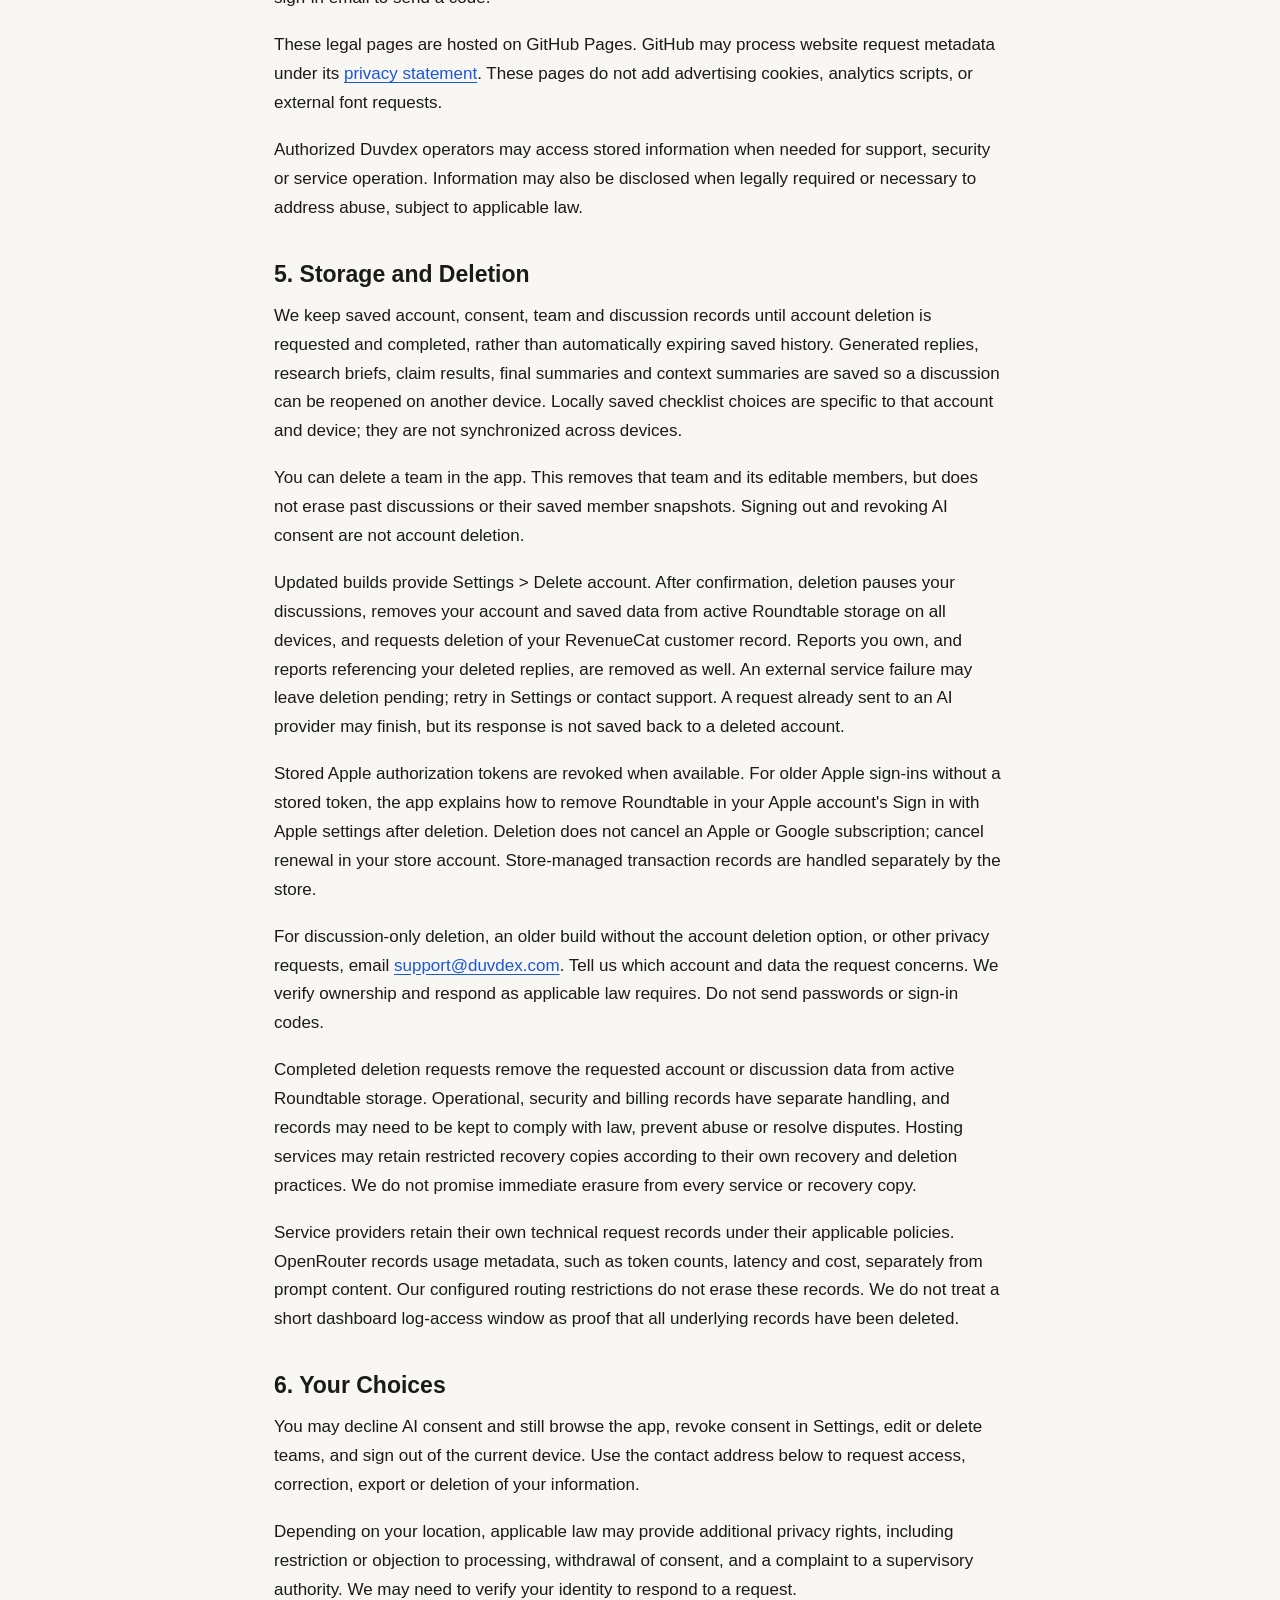
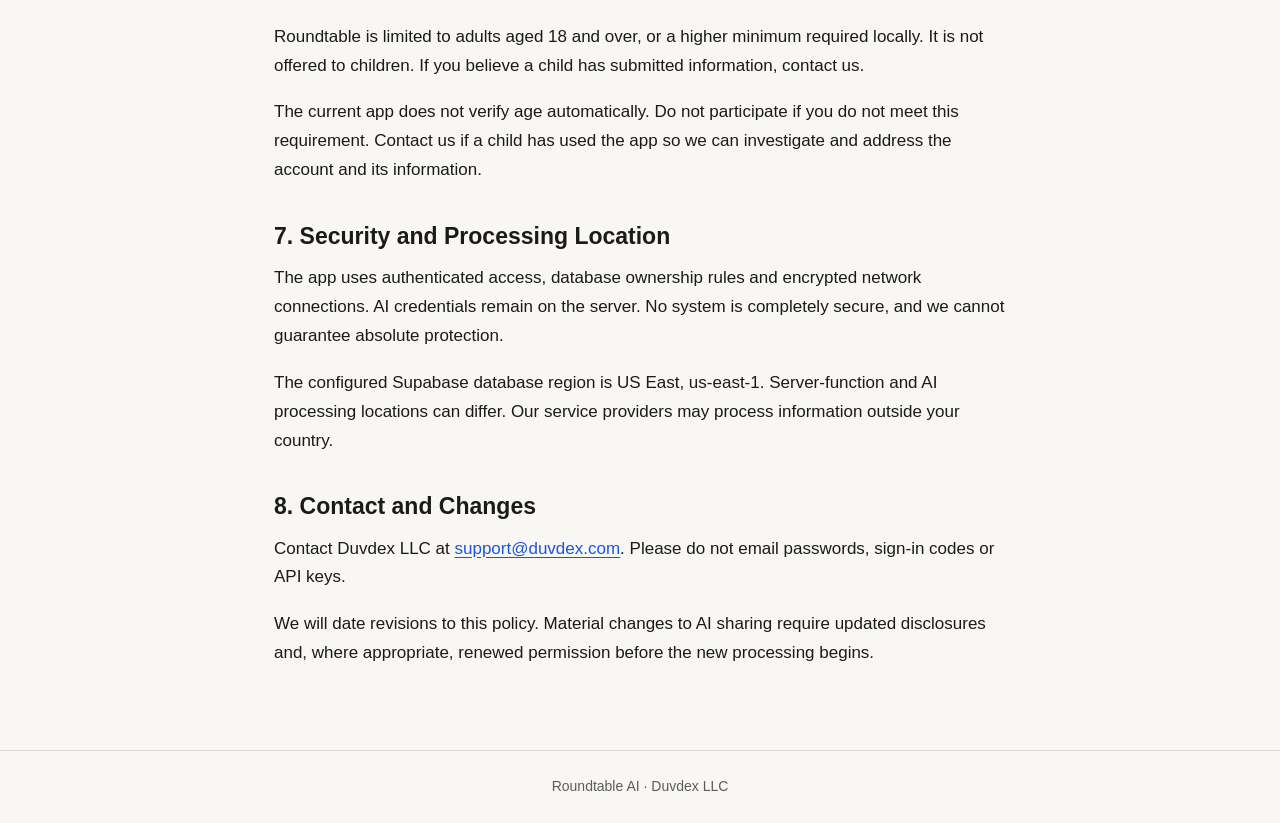
<file: roundtable/privacy/index.html>
<!doctype html>
<html lang="en">
  <head>
    <meta charset="utf-8" />
    <meta name="viewport" content="width=device-width, initial-scale=1" />
    <meta
      name="description"
      content="How Duvdex LLC handles account information, saved discussions, AI processing and subscriptions in Roundtable AI."
    />
    <title>Roundtable AI Privacy Policy | Duvdex</title>
    <link rel="stylesheet" href="../legal.css" />
  </head>
  <body>
    <a class="skip-link" href="#main">Skip to policy</a>
    <header class="site-header">
      <div class="header-inner">
        <a class="brand" href="https://duvdex.com/">Duvdex <span>LLC</span></a>
        <nav aria-label="Legal pages">
          <a href="index.html" aria-current="page">Privacy</a>
          <a href="../terms/index.html">Terms</a>
        </nav>
      </div>
    </header>
    <main id="main">
      <p class="product">Roundtable AI</p>
      <h1>Privacy Policy</h1>
      <p class="meta">Updated October 15, 2026.</p>
      <p>
        This policy describes how Duvdex LLC handles information in Roundtable AI, including test
        and store builds. It covers the app and these Roundtable legal pages, not other Duvdex
        products.
      </p>
      <nav class="contents" aria-label="Policy contents">
        <p>In This Policy</p>
        <ul>
          <li><a href="#information">Information We Handle</a></li>
          <li><a href="#purposes">Why We Use It</a></li>
          <li><a href="#ai">AI Processing</a></li>
          <li><a href="#services">Other Services</a></li>
          <li><a href="#retention">Storage and Deletion</a></li>
          <li><a href="#choices">Your Choices</a></li>
          <li><a href="#security">Security and Location</a></li>
          <li><a href="#contact">Contact and Changes</a></li>
        </ul>
      </nav>
      <section id="information">
        <h2>1. Information We Handle</h2>
        <ul>
          <li>
            <strong>Account information:</strong> email address, account identifier, sign-in method,
            authentication records, and profile details supplied by Apple or Google, such as a name.
            Where available, an Apple authorization code is exchanged on our server for a refresh
            token, encrypted in storage, so we can revoke Apple authorization during account
            deletion. An Apple relay email may be used when available. We do not receive your Apple
            or Google password.
          </li>
          <li>
            <strong>Teams and discussions:</strong> team names, member names, model selections,
            roles, topics, discussion settings, generated replies, partial replies, and conversation
            context questions and answers, research briefs, extracted claims, source links,
            verification results, final summaries, and conversation context summaries.
          </li>
          <li>
            <strong>Consent and service records:</strong> consent date and version, plan and credit
            balances, request identifiers, timestamps, model usage and estimated costs, and
            error/status records.
          </li>
          <li>
            <strong>Support and reports:</strong> the messages and contact details you provide when
            contacting us, and reported AI replies, report reasons and optional notes.
          </li>
          <li>
            <strong>Subscriptions:</strong> your Roundtable account identifier, store purchase and
            receipt records, product, subscription status, expiry and renewal information. Apple or
            Google handles payment details; Roundtable does not receive your card number.
          </li>
          <li>
            <strong>Technical information:</strong> our hosting, authentication, email and AI
            services may process IP addresses, request metadata and operational logs to deliver and
            protect the service. Hosting request logs may include approximate location inferred
            from your IP address, such as city, region, country and time zone. We use this metadata
            to diagnose service activity and help prevent abuse. The app does not request GPS or
            precise-device-location permissions.
          </li>
        </ul>
        <p>
          The app stores sign-in session information on your device so you can remain signed in.
          Signing out of one device does not automatically sign you out of another device.
        </p>
      </section>
      <section id="purposes">
        <h2>2. Why We Use It</h2>
        <p>
          We use information to authenticate you, save and synchronize your teams and discussions,
          check consent and usage limits, generate replies, research topics, check selected factual
          claims, summarize discussions, screen topics for harmful requests, maintain service
          security, review reported replies, verify subscription access, restore purchases,
          understand subscription activity, and respond to support requests.
        </p>
        <p>
          The app has no advertising, advertising tracking, or separate marketing analytics SDK. We
          do not sell your personal information or use discussion content for targeted advertising.
        </p>
        <p>
          RevenueCat processes subscription and purchase records linked to your Roundtable account
          identifier for receipt validation, subscription access, purchase restoration and billing
          analytics. It also handles technical app/store metadata required for its service. See
          <a href="https://www.revenuecat.com/privacy/">RevenueCat's privacy policy</a>. We do not
          deliberately send discussion content or account emails to RevenueCat, and do not configure
          advertising attribution integrations or advertising identifier collection.
        </p>
      </section>
      <section id="ai">
        <h2>3. AI Processing</h2>
        <p>
          Live AI requires separate permission in the app. When enabled and you consent, your topic
          is sent to OpenRouter for an AI safety check. Discussion requests then include your topic,
          selected member instructions, and earlier conversation text or compressed context so
          members can respond to each other. A safety check is also an AI request, even if it blocks
          the discussion.
        </p>
        <p>
          OpenRouter routes requests to external model-serving providers. The configured models
          include ChatGPT from OpenAI, Claude from Anthropic, Gemini from Google, and Mistral from
          Mistral AI. Perplexity Sonar provides optional research and selected claim checks. A
          DeepSeek model is configured only for approved hosting outside China through DeepInfra. If
          compliant routing is unavailable, that member is skipped rather than sent through another
          route.
        </p>
        <p>
          OpenRouter, OpenAI, Anthropic, Google, Perplexity and DeepInfra are US-based
          organizations; Mistral AI is based in France. Provider headquarters are not a guarantee of
          a particular processing location.
        </p>
        <p>
          Requests require OpenRouter routes that disallow training on inputs and outputs and
          support zero data retention. These are routing restrictions, not a claim that our saved
          discussion history, account records, or all technical metadata have zero retention.
          Provider handling is governed by applicable agreements and policies. Review
          <a href="https://openrouter.ai/privacy">OpenRouter's policy</a> and its
          <a href="https://openrouter.ai/docs/guides/privacy/data-collection"
            >data-handling documentation</a
          >.
        </p>
        <p>
          We do not deliberately add your account email or sign-in credentials to model prompts.
          Anything personal that you type into a topic or member role can still be included in a
          request. Avoid confidential, sensitive, or third-party personal information.
        </p>
        <p>
          You can revoke AI consent in Settings. This prevents future AI requests, but does not
          recall data already sent, cancel every request already in flight, or erase saved
          discussions. Closing the app also does not necessarily stop a turn already being
          generated.
        </p>
        <p>
          New discussions include a Referee that sends reply text and relevant topic/context to a
          standard Mistral model to extract selected factual claims. Selected claims and context are
          sent through OpenRouter to Perplexity Sonar for web searches and verification. Optional
          Web Research sends the topic and context to Sonar before member replies. Search requests
          may contain information from your topic, context or claims. Source links and results are
          saved with your discussion; checks cover selected claims, not every reply.
        </p>
        <p>
          Final Summary is on by default for new discussions and can be switched off before Start.
          When on, the saved transcript, context, research brief and claim results are sent to a
          Claude model through OpenRouter to produce a saved summary and action plan. A next-step
          checklist is saved locally on your device. Research and summaries are not run
          retroactively on older discussions. These features require the updated AI consent before
          new processing begins.
        </p>
      </section>
      <section id="services">
        <h2>4. Other Services</h2>
        <p>
          Supabase hosts the app's database, authentication, server functions and synchronized
          updates. See the <a href="https://supabase.com/privacy">Supabase privacy policy</a>. Apple
          and Google process their own sign-in flows when you choose those options. The configured
          email-delivery service processes your email address and sign-in email to send a code.
        </p>
        <p>
          These legal pages are hosted on GitHub Pages. GitHub may process website request metadata
          under its
          <a
            href="https://docs.github.com/en/site-policy/privacy-policies/github-general-privacy-statement"
            >privacy statement</a
          >. These pages do not add advertising cookies, analytics scripts, or external font
          requests.
        </p>
        <p>
          Authorized Duvdex operators may access stored information when needed for support,
          security or service operation. Information may also be disclosed when legally required or
          necessary to address abuse, subject to applicable law.
        </p>
      </section>
      <section id="retention">
        <h2>5. Storage and Deletion</h2>
        <p>
          We keep saved account, consent, team and discussion records until account deletion is
          requested and completed, rather than automatically expiring saved history. Generated
          replies, research briefs, claim results, final summaries and context summaries are saved
          so a discussion can be reopened on another device. Locally saved checklist choices are
          specific to that account and device; they are not synchronized across devices.
        </p>
        <p>
          You can delete a team in the app. This removes that team and its editable members, but
          does not erase past discussions or their saved member snapshots. Signing out and revoking
          AI consent are not account deletion.
        </p>
        <p>
          Updated builds provide Settings &gt; Delete account. After confirmation, deletion pauses
          your discussions, removes your account and saved data from active Roundtable storage on
          all devices, and requests deletion of your RevenueCat customer record. Reports you own,
          and reports referencing your deleted replies, are removed as well. An external service
          failure may leave deletion pending; retry in Settings or contact support. A request
          already sent to an AI provider may finish, but its response is not saved back to a deleted
          account.
        </p>
        <p>
          Stored Apple authorization tokens are revoked when available. For older Apple sign-ins
          without a stored token, the app explains how to remove Roundtable in your Apple account's
          Sign in with Apple settings after deletion. Deletion does not cancel an Apple or Google
          subscription; cancel renewal in your store account. Store-managed transaction records are
          handled separately by the store.
        </p>
        <p>
          For discussion-only deletion, an older build without the account deletion option, or other
          privacy requests, email <a href="mailto:support@duvdex.com">support@duvdex.com</a>. Tell
          us which account and data the request concerns. We verify ownership and respond as
          applicable law requires. Do not send passwords or sign-in codes.
        </p>
        <p>
          Completed deletion requests remove the requested account or discussion data from active
          Roundtable storage. Operational, security and billing records have separate handling, and
          records may need to be kept to comply with law, prevent abuse or resolve disputes. Hosting
          services may retain restricted recovery copies according to their own recovery and
          deletion practices. We do not promise immediate erasure from every service or recovery
          copy.
        </p>
        <p>
          Service providers retain their own technical request records under their applicable
          policies. OpenRouter records usage metadata, such as token counts, latency and cost,
          separately from prompt content. Our configured routing restrictions do not erase these
          records. We do not treat a short dashboard log-access window as proof that all underlying
          records have been deleted.
        </p>
      </section>
      <section id="choices">
        <h2>6. Your Choices</h2>
        <p>
          You may decline AI consent and still browse the app, revoke consent in Settings, edit or
          delete teams, and sign out of the current device. Use the contact address below to request
          access, correction, export or deletion of your information.
        </p>
        <p>
          Depending on your location, applicable law may provide additional privacy rights,
          including restriction or objection to processing, withdrawal of consent, and a complaint
          to a supervisory authority. We may need to verify your identity to respond to a request.
        </p>
        <p>
          Roundtable is limited to adults aged 18 and over, or a higher minimum required locally. It
          is not offered to children. If you believe a child has submitted information, contact us.
        </p>
        <p>
          The current app does not verify age automatically. Do not participate if you do not meet
          this requirement. Contact us if a child has used the app so we can investigate and address
          the account and its information.
        </p>
      </section>
      <section id="security">
        <h2>7. Security and Processing Location</h2>
        <p>
          The app uses authenticated access, database ownership rules and encrypted network
          connections. AI credentials remain on the server. No system is completely secure, and we
          cannot guarantee absolute protection.
        </p>
        <p>
          The configured Supabase database region is US East, us-east-1. Server-function and AI
          processing locations can differ. Our service providers may process information outside
          your country.
        </p>
      </section>
      <section id="contact">
        <h2>8. Contact and Changes</h2>
        <p>
          Contact Duvdex LLC at <a href="mailto:support@duvdex.com">support@duvdex.com</a>. Please
          do not email passwords, sign-in codes or API keys.
        </p>
        <p>
          We will date revisions to this policy. Material changes to AI sharing require updated
          disclosures and, where appropriate, renewed permission before the new processing begins.
        </p>
      </section>
    </main>
    <footer>Roundtable AI &middot; Duvdex LLC</footer>
  </body>
</html>
</file>
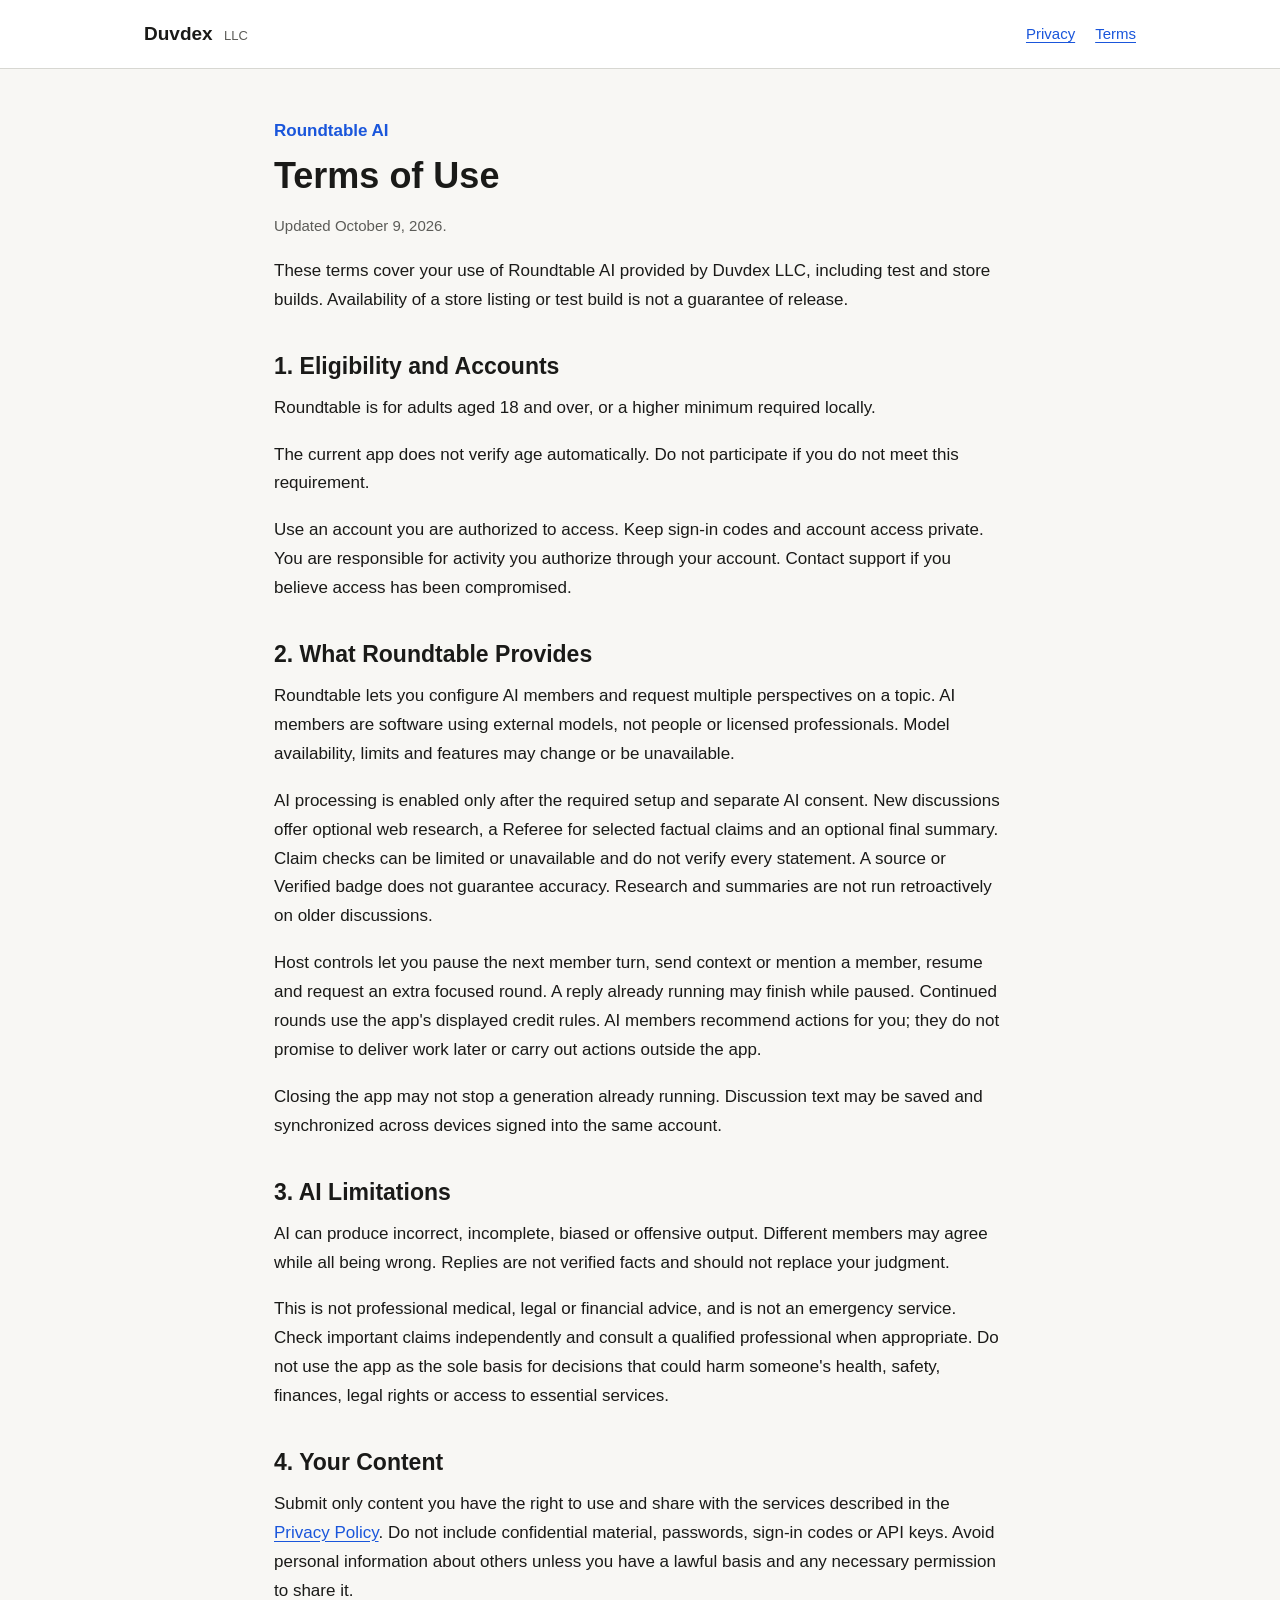
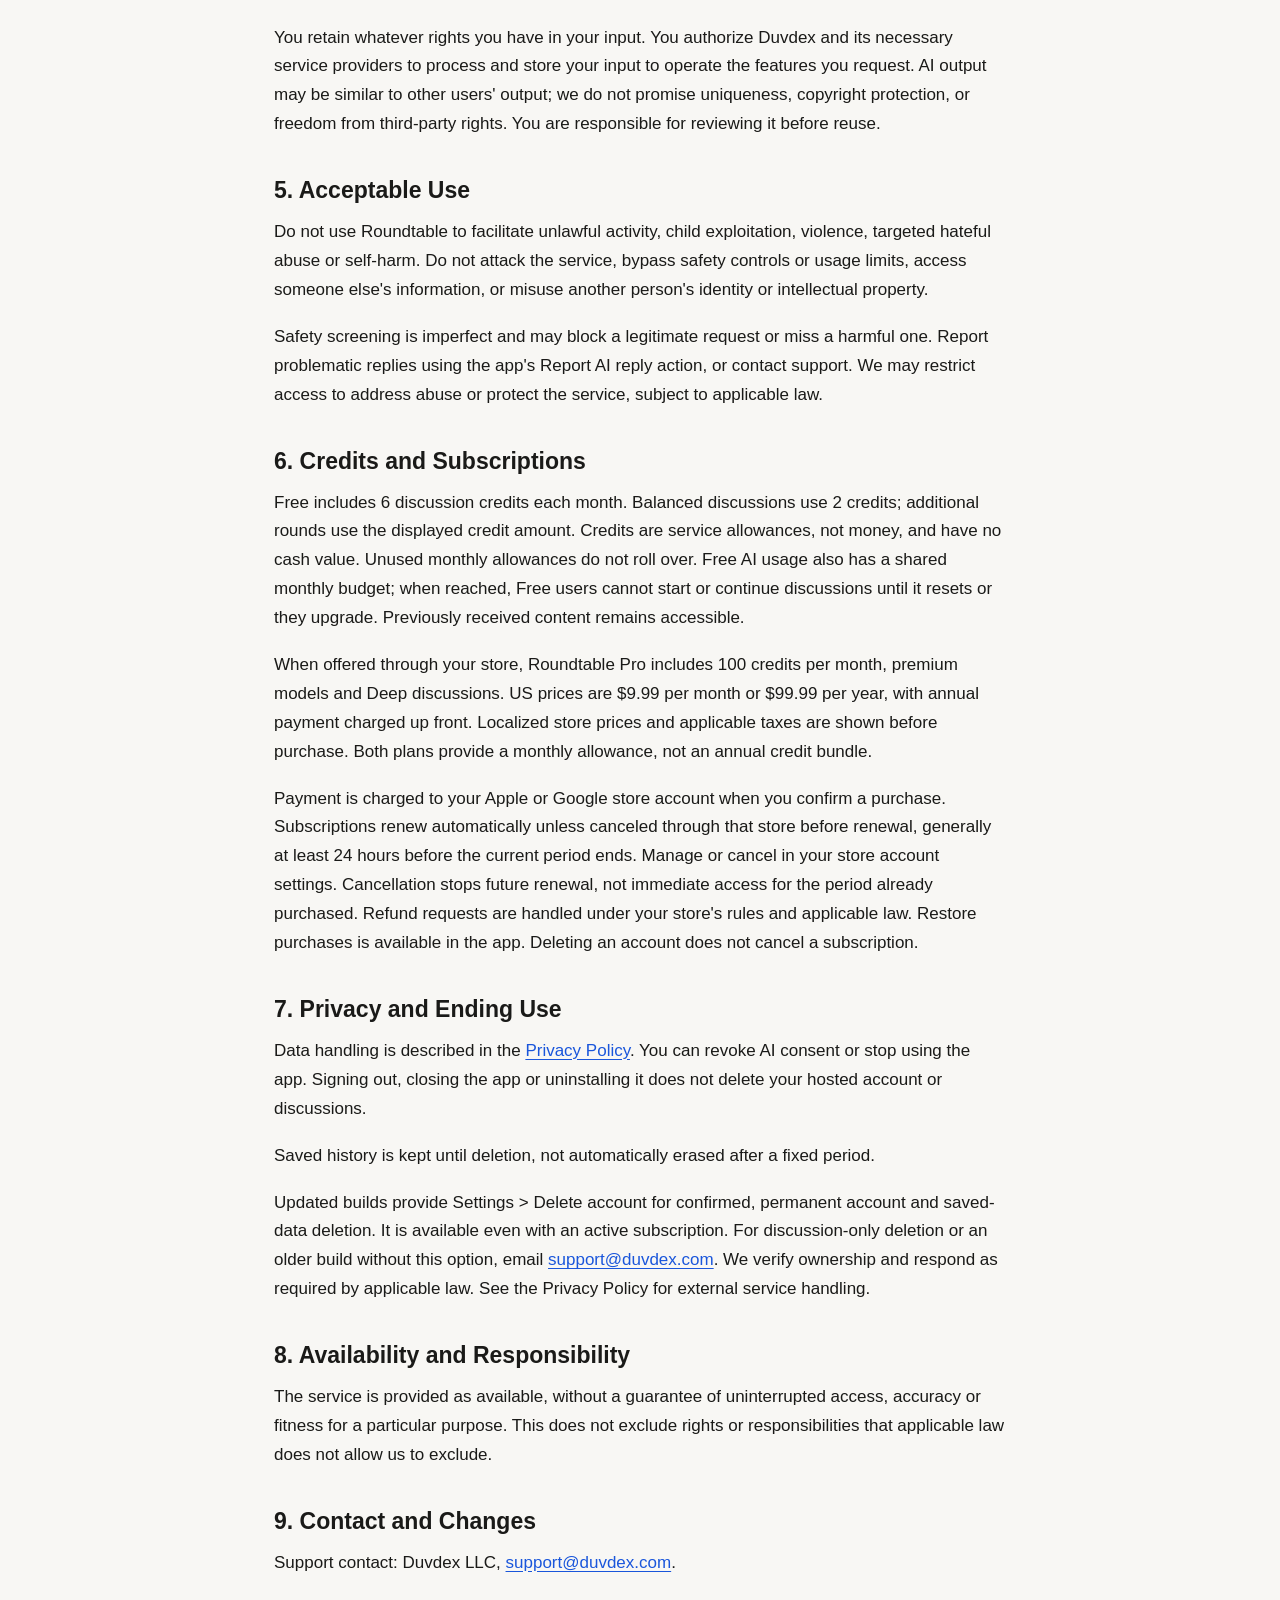
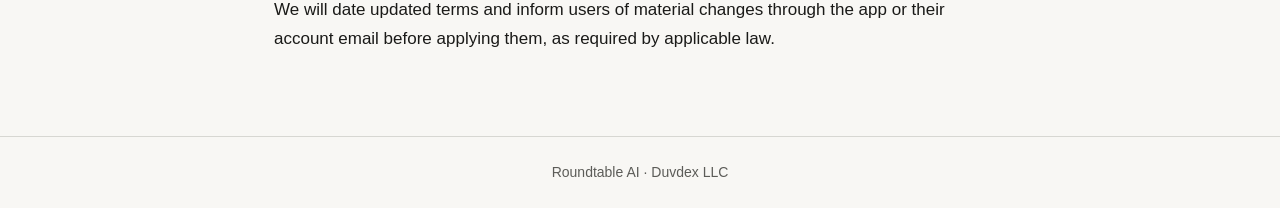
<file: roundtable/terms/index.html>
<!doctype html>
<html lang="en">
  <head>
    <meta charset="utf-8" />
    <meta name="viewport" content="width=device-width, initial-scale=1" />
    <meta
      name="description"
      content="Terms for the adults-only Roundtable AI app from Duvdex LLC."
    />
    <title>Roundtable AI Terms of Use | Duvdex</title>
    <link rel="stylesheet" href="../legal.css" />
  </head>
  <body>
    <a class="skip-link" href="#main">Skip to terms</a>
    <header class="site-header">
      <div class="header-inner">
        <a class="brand" href="https://duvdex.com/">Duvdex <span>LLC</span></a>
        <nav aria-label="Legal pages">
          <a href="../privacy/index.html">Privacy</a>
          <a href="index.html" aria-current="page">Terms</a>
        </nav>
      </div>
    </header>
    <main id="main">
      <p class="product">Roundtable AI</p>
      <h1>Terms of Use</h1>
      <p class="meta">Updated October 9, 2026.</p>
      <p>
        These terms cover your use of Roundtable AI provided by Duvdex LLC, including test and store
        builds. Availability of a store listing or test build is not a guarantee of release.
      </p>
      <section id="eligibility">
        <h2>1. Eligibility and Accounts</h2>
        <p>Roundtable is for adults aged 18 and over, or a higher minimum required locally.</p>
        <p>
          The current app does not verify age automatically. Do not participate if you do not meet
          this requirement.
        </p>
        <p>
          Use an account you are authorized to access. Keep sign-in codes and account access
          private. You are responsible for activity you authorize through your account. Contact
          support if you believe access has been compromised.
        </p>
      </section>
      <section id="service">
        <h2>2. What Roundtable Provides</h2>
        <p>
          Roundtable lets you configure AI members and request multiple perspectives on a topic. AI
          members are software using external models, not people or licensed professionals. Model
          availability, limits and features may change or be unavailable.
        </p>
        <p>
          AI processing is enabled only after the required setup and separate AI consent. New
          discussions offer optional web research, a Referee for selected factual claims and an
          optional final summary. Claim checks can be limited or unavailable and do not verify every
          statement. A source or Verified badge does not guarantee accuracy. Research and summaries
          are not run retroactively on older discussions.
        </p>
        <p>
          Host controls let you pause the next member turn, send context or mention a member, resume
          and request an extra focused round. A reply already running may finish while paused.
          Continued rounds use the app's displayed credit rules. AI members recommend actions for
          you; they do not promise to deliver work later or carry out actions outside the app.
        </p>
        <p>
          Closing the app may not stop a generation already running. Discussion text may be saved
          and synchronized across devices signed into the same account.
        </p>
      </section>
      <section id="outputs">
        <h2>3. AI Limitations</h2>
        <p>
          AI can produce incorrect, incomplete, biased or offensive output. Different members may
          agree while all being wrong. Replies are not verified facts and should not replace your
          judgment.
        </p>
        <p>
          This is not professional medical, legal or financial advice, and is not an emergency
          service. Check important claims independently and consult a qualified professional when
          appropriate. Do not use the app as the sole basis for decisions that could harm someone's
          health, safety, finances, legal rights or access to essential services.
        </p>
      </section>
      <section id="content">
        <h2>4. Your Content</h2>
        <p>
          Submit only content you have the right to use and share with the services described in the
          <a href="../privacy/index.html">Privacy Policy</a>. Do not include confidential material,
          passwords, sign-in codes or API keys. Avoid personal information about others unless you
          have a lawful basis and any necessary permission to share it.
        </p>
        <p>
          You retain whatever rights you have in your input. You authorize Duvdex and its necessary
          service providers to process and store your input to operate the features you request. AI
          output may be similar to other users' output; we do not promise uniqueness, copyright
          protection, or freedom from third-party rights. You are responsible for reviewing it
          before reuse.
        </p>
      </section>
      <section id="conduct">
        <h2>5. Acceptable Use</h2>
        <p>
          Do not use Roundtable to facilitate unlawful activity, child exploitation, violence,
          targeted hateful abuse or self-harm. Do not attack the service, bypass safety controls or
          usage limits, access someone else's information, or misuse another person's identity or
          intellectual property.
        </p>
        <p>
          Safety screening is imperfect and may block a legitimate request or miss a harmful one.
          Report problematic replies using the app's Report AI reply action, or contact support. We
          may restrict access to address abuse or protect the service, subject to applicable law.
        </p>
      </section>
      <section id="credits">
        <h2>6. Credits and Subscriptions</h2>
        <p>
          Free includes 6 discussion credits each month. Balanced discussions use 2 credits;
          additional rounds use the displayed credit amount. Credits are service allowances, not
          money, and have no cash value. Unused monthly allowances do not roll over. Free AI usage
          also has a shared monthly budget; when reached, Free users cannot start or continue
          discussions until it resets or they upgrade. Previously received content remains
          accessible.
        </p>
        <p>
          When offered through your store, Roundtable Pro includes 100 credits per month, premium
          models and Deep discussions. US prices are $9.99 per month or $99.99 per year, with annual
          payment charged up front. Localized store prices and applicable taxes are shown before
          purchase. Both plans provide a monthly allowance, not an annual credit bundle.
        </p>
        <p>
          Payment is charged to your Apple or Google store account when you confirm a purchase.
          Subscriptions renew automatically unless canceled through that store before renewal,
          generally at least 24 hours before the current period ends. Manage or cancel in your store
          account settings. Cancellation stops future renewal, not immediate access for the period
          already purchased. Refund requests are handled under your store's rules and applicable
          law. Restore purchases is available in the app. Deleting an account does not cancel a
          subscription.
        </p>
      </section>
      <section id="ending">
        <h2>7. Privacy and Ending Use</h2>
        <p>
          Data handling is described in the <a href="../privacy/index.html">Privacy Policy</a>. You
          can revoke AI consent or stop using the app. Signing out, closing the app or uninstalling
          it does not delete your hosted account or discussions.
        </p>
        <p>Saved history is kept until deletion, not automatically erased after a fixed period.</p>
        <p>
          Updated builds provide Settings &gt; Delete account for confirmed, permanent account and
          saved-data deletion. It is available even with an active subscription. For discussion-only
          deletion or an older build without this option, email
          <a href="mailto:support@duvdex.com">support@duvdex.com</a>. We verify ownership and
          respond as required by applicable law. See the Privacy Policy for external service
          handling.
        </p>
      </section>
      <section id="availability">
        <h2>8. Availability and Responsibility</h2>
        <p>
          The service is provided as available, without a guarantee of uninterrupted access,
          accuracy or fitness for a particular purpose. This does not exclude rights or
          responsibilities that applicable law does not allow us to exclude.
        </p>
      </section>
      <section id="contact">
        <h2>9. Contact and Changes</h2>
        <p>
          Support contact: Duvdex LLC, <a href="mailto:support@duvdex.com">support@duvdex.com</a>.
        </p>
        <p>
          We will date updated terms and inform users of material changes through the app or their
          account email before applying them, as required by applicable law.
        </p>
      </section>
    </main>
    <footer>Roundtable AI &middot; Duvdex LLC</footer>
  </body>
</html>
</file>
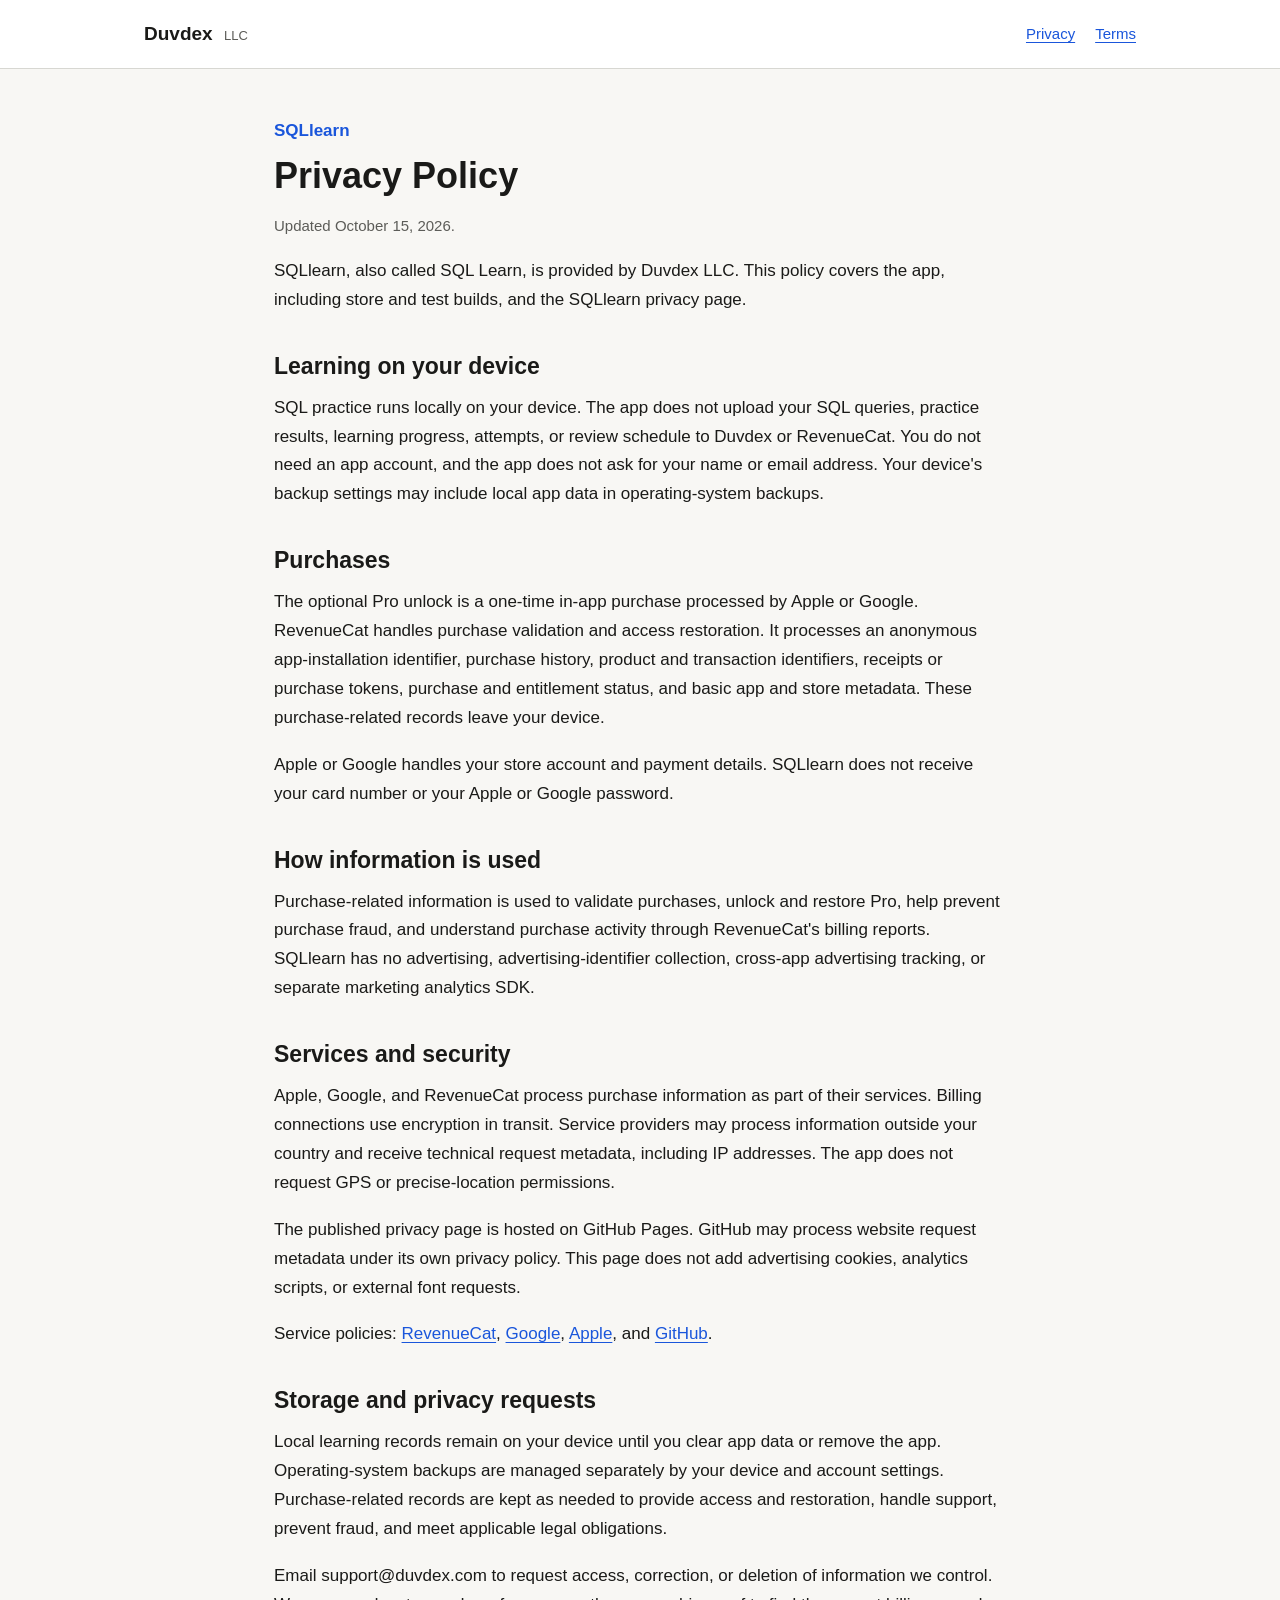
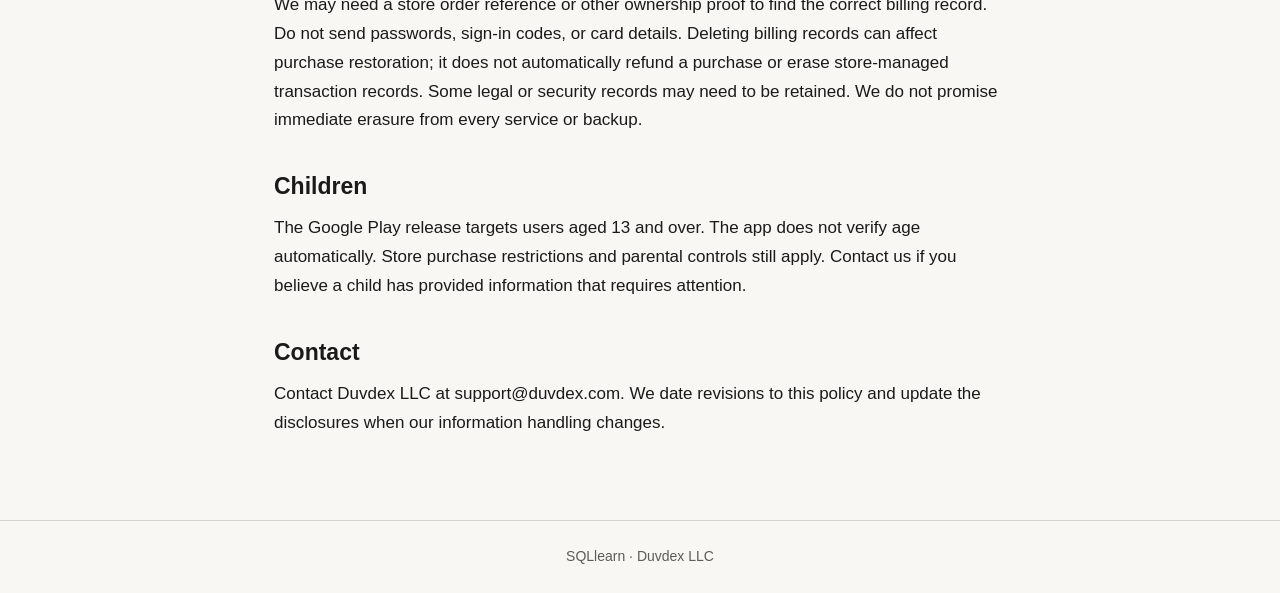
<file: sqllearn/privacy/index.html>
<!doctype html>
<html lang="en">
  <head>
    <meta charset="utf-8" />
    <meta name="viewport" content="width=device-width, initial-scale=1" />
    <meta name="description" content="How Duvdex LLC handles local learning progress and purchase information in SQLlearn." />
    <title>SQLlearn Privacy Policy | Duvdex</title>
    <link rel="stylesheet" href="../../roundtable/legal.css" />
  </head>
  <body>
    <a class="skip-link" href="#main">Skip to policy</a>
    <header class="site-header">
      <div class="header-inner">
        <a class="brand" href="https://duvdex.com/">Duvdex <span>LLC</span></a>
        <nav aria-label="Legal pages">
          <a href="index.html" aria-current="page">Privacy</a>
          <a href="../terms/">Terms</a>
        </nav>
      </div>
    </header>
    <main id="main">
      <p class="product">SQLlearn</p>
      <h1>Privacy Policy</h1>
      <p class="meta">Updated October 15, 2026.</p>
      <p>
        SQLlearn, also called SQL Learn, is provided by Duvdex LLC. This policy covers the app,
        including store and test builds, and the SQLlearn privacy page.
      </p>
      <section id="local">
        <h2>Learning on your device</h2>
        <p>
          SQL practice runs locally on your device. The app does not upload your SQL queries,
          practice results, learning progress, attempts, or review schedule to Duvdex or RevenueCat.
          You do not need an app account, and the app does not ask for your name or email address.
          Your device's backup settings may include local app data in operating-system backups.
        </p>
      </section>
      <section id="purchases">
        <h2>Purchases</h2>
        <p>
          The optional Pro unlock is a one-time in-app purchase processed by Apple or Google.
          RevenueCat handles purchase validation and access restoration. It processes an anonymous
          app-installation identifier, purchase history, product and transaction identifiers,
          receipts or purchase tokens, purchase and entitlement status, and basic app and store
          metadata. These purchase-related records leave your device.
        </p>
        <p>
          Apple or Google handles your store account and payment details. SQLlearn does not
          receive your card number or your Apple or Google password.
        </p>
      </section>
      <section id="purposes">
        <h2>How information is used</h2>
        <p>
          Purchase-related information is used to validate purchases, unlock and restore Pro,
          help prevent purchase fraud, and understand purchase activity through RevenueCat's
          billing reports. SQLlearn has no advertising, advertising-identifier collection,
          cross-app advertising tracking, or separate marketing analytics SDK.
        </p>
      </section>
      <section id="services">
        <h2>Services and security</h2>
        <p>
          Apple, Google, and RevenueCat process purchase information as part of their services.
          Billing connections use encryption in transit. Service providers may process information
          outside your country and receive technical request metadata, including IP addresses.
          The app does not request GPS or precise-location permissions.
        </p>
        <p>
          The published privacy page is hosted on GitHub Pages. GitHub may process website request
          metadata under its own privacy policy. This page does not add advertising cookies,
          analytics scripts, or external font requests.
        </p>
        <p>
          Service policies:
          <a href="https://www.revenuecat.com/privacy/">RevenueCat</a>,
          <a href="https://policies.google.com/privacy">Google</a>,
          <a href="https://www.apple.com/legal/privacy/">Apple</a>, and
          <a href="https://docs.github.com/en/site-policy/privacy-policies/github-general-privacy-statement">GitHub</a>.
        </p>
      </section>
      <section id="retention">
        <h2>Storage and privacy requests</h2>
        <p>
          Local learning records remain on your device until you clear app data or remove the
          app. Operating-system backups are managed separately by your device and account settings.
          Purchase-related records are kept as needed to provide access and restoration, handle
          support, prevent fraud, and meet applicable legal obligations.
        </p>
        <p>
          Email support@duvdex.com to request access, correction, or deletion of information we
          control. We may need a store order reference or other ownership proof to find the
          correct billing record. Do not send passwords, sign-in codes, or card details. Deleting
          billing records can affect purchase restoration; it does not automatically refund a
          purchase or erase store-managed transaction records. Some legal or security records may
          need to be retained. We do not promise immediate erasure from every service or backup.
        </p>
      </section>
      <section id="children">
        <h2>Children</h2>
        <p>
          The Google Play release targets users aged 13 and over. The app does not verify age
          automatically. Store purchase restrictions and parental controls still apply. Contact
          us if you believe a child has provided information that requires attention.
        </p>
      </section>
      <section id="contact">
        <h2>Contact</h2>
        <p>
          Contact Duvdex LLC at support@duvdex.com. We date revisions to this policy and update
          the disclosures when our information handling changes.
        </p>
      </section>
    </main>
    <footer>SQLlearn &middot; Duvdex LLC</footer>
  </body>
</html>
</file>
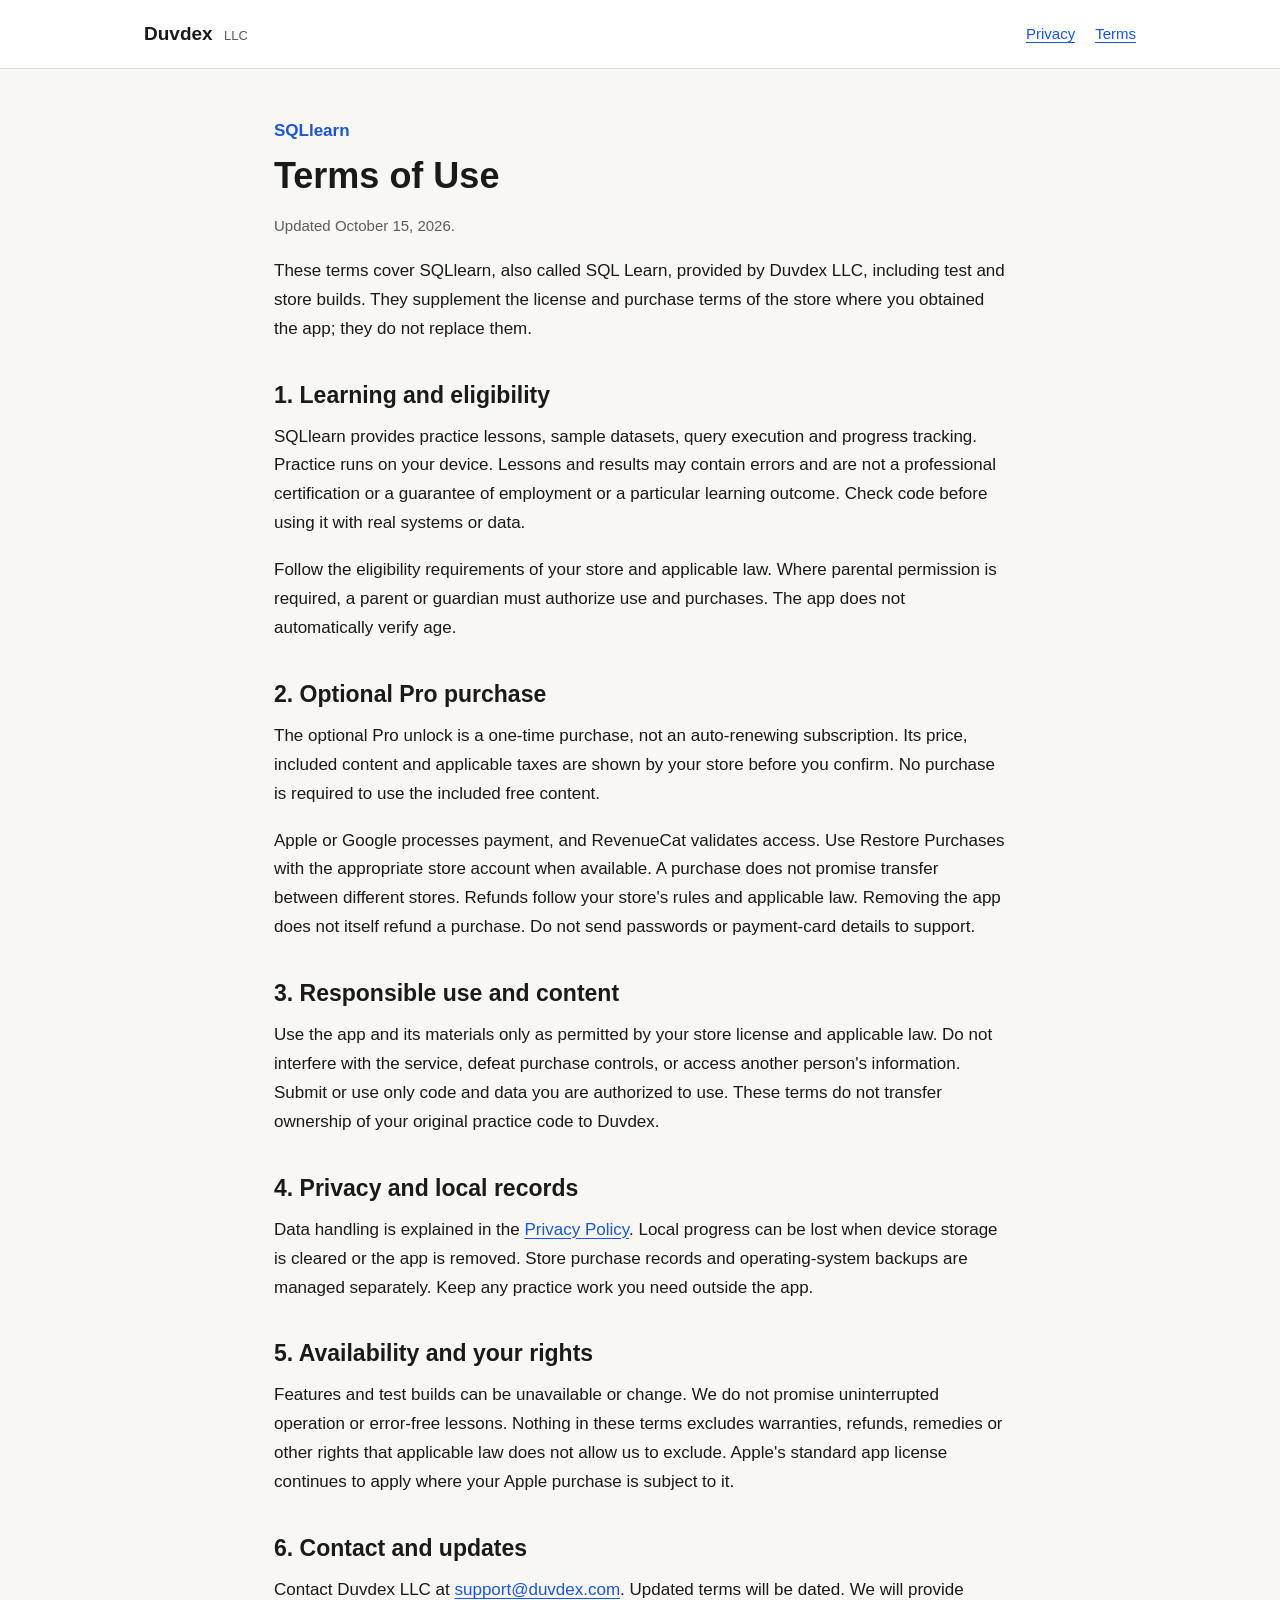
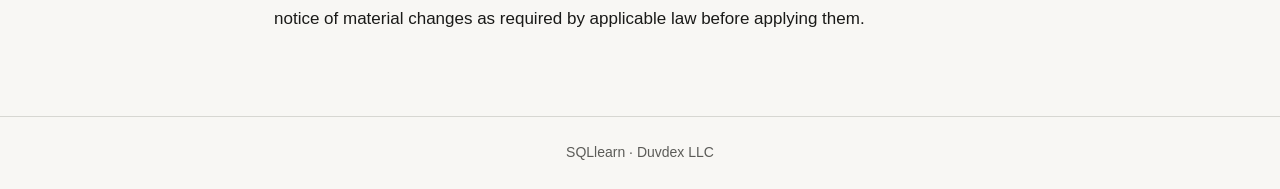
<file: sqllearn/terms/index.html>
<!doctype html>
<html lang="en">
  <head>
    <meta charset="utf-8" />
    <meta name="viewport" content="width=device-width, initial-scale=1" />
    <meta name="description" content="Terms for learning SQL and using the optional one-time Pro unlock in SQLlearn." />
    <title>SQLlearn Terms of Use | Duvdex</title>
    <link rel="stylesheet" href="../../roundtable/legal.css" />
  </head>
  <body>
    <a class="skip-link" href="#main">Skip to terms</a>
    <header class="site-header">
      <div class="header-inner">
        <a class="brand" href="https://duvdex.com/">Duvdex <span>LLC</span></a>
        <nav aria-label="Legal pages">
          <a href="../privacy/">Privacy</a>
          <a href="./" aria-current="page">Terms</a>
        </nav>
      </div>
    </header>
    <main id="main">
      <p class="product">SQLlearn</p>
      <h1>Terms of Use</h1>
      <p class="meta">Updated October 15, 2026.</p>
      <p>
        These terms cover SQLlearn, also called SQL Learn, provided by Duvdex LLC,
        including test and store builds. They supplement the license and purchase
        terms of the store where you obtained the app; they do not replace them.
      </p>
      <section id="learning">
        <h2>1. Learning and eligibility</h2>
        <p>
          SQLlearn provides practice lessons, sample datasets, query execution and
          progress tracking. Practice runs on your device. Lessons and results may
          contain errors and are not a professional certification or a guarantee
          of employment or a particular learning outcome. Check code before using
          it with real systems or data.
        </p>
        <p>
          Follow the eligibility requirements of your store and applicable law.
          Where parental permission is required, a parent or guardian must authorize
          use and purchases. The app does not automatically verify age.
        </p>
      </section>
      <section id="purchases">
        <h2>2. Optional Pro purchase</h2>
        <p>
          The optional Pro unlock is a one-time purchase, not an auto-renewing
          subscription. Its price, included content and applicable taxes are shown
          by your store before you confirm. No purchase is required to use the
          included free content.
        </p>
        <p>
          Apple or Google processes payment, and RevenueCat validates access.
          Use Restore Purchases with the appropriate store account when available.
          A purchase does not promise transfer between different stores. Refunds
          follow your store's rules and applicable law. Removing the app does not
          itself refund a purchase. Do not send passwords or payment-card details
          to support.
        </p>
      </section>
      <section id="use">
        <h2>3. Responsible use and content</h2>
        <p>
          Use the app and its materials only as permitted by your store license
          and applicable law. Do not interfere with the service, defeat purchase
          controls, or access another person's information. Submit or use only
          code and data you are authorized to use. These terms do not transfer
          ownership of your original practice code to Duvdex.
        </p>
      </section>
      <section id="privacy">
        <h2>4. Privacy and local records</h2>
        <p>
          Data handling is explained in the <a href="../privacy/">Privacy Policy</a>.
          Local progress can be lost when device storage is cleared or the app is
          removed. Store purchase records and operating-system backups are managed
          separately. Keep any practice work you need outside the app.
        </p>
      </section>
      <section id="rights">
        <h2>5. Availability and your rights</h2>
        <p>
          Features and test builds can be unavailable or change. We do not promise
          uninterrupted operation or error-free lessons. Nothing in these terms
          excludes warranties, refunds, remedies or other rights that applicable
          law does not allow us to exclude. Apple's standard app license continues
          to apply where your Apple purchase is subject to it.
        </p>
      </section>
      <section id="contact">
        <h2>6. Contact and updates</h2>
        <p>
          Contact Duvdex LLC at <a href="mailto:support@duvdex.com">support@duvdex.com</a>.
          Updated terms will be dated. We will provide notice of material changes
          as required by applicable law before applying them.
        </p>
      </section>
    </main>
    <footer>SQLlearn &middot; Duvdex LLC</footer>
  </body>
</html>
</file>
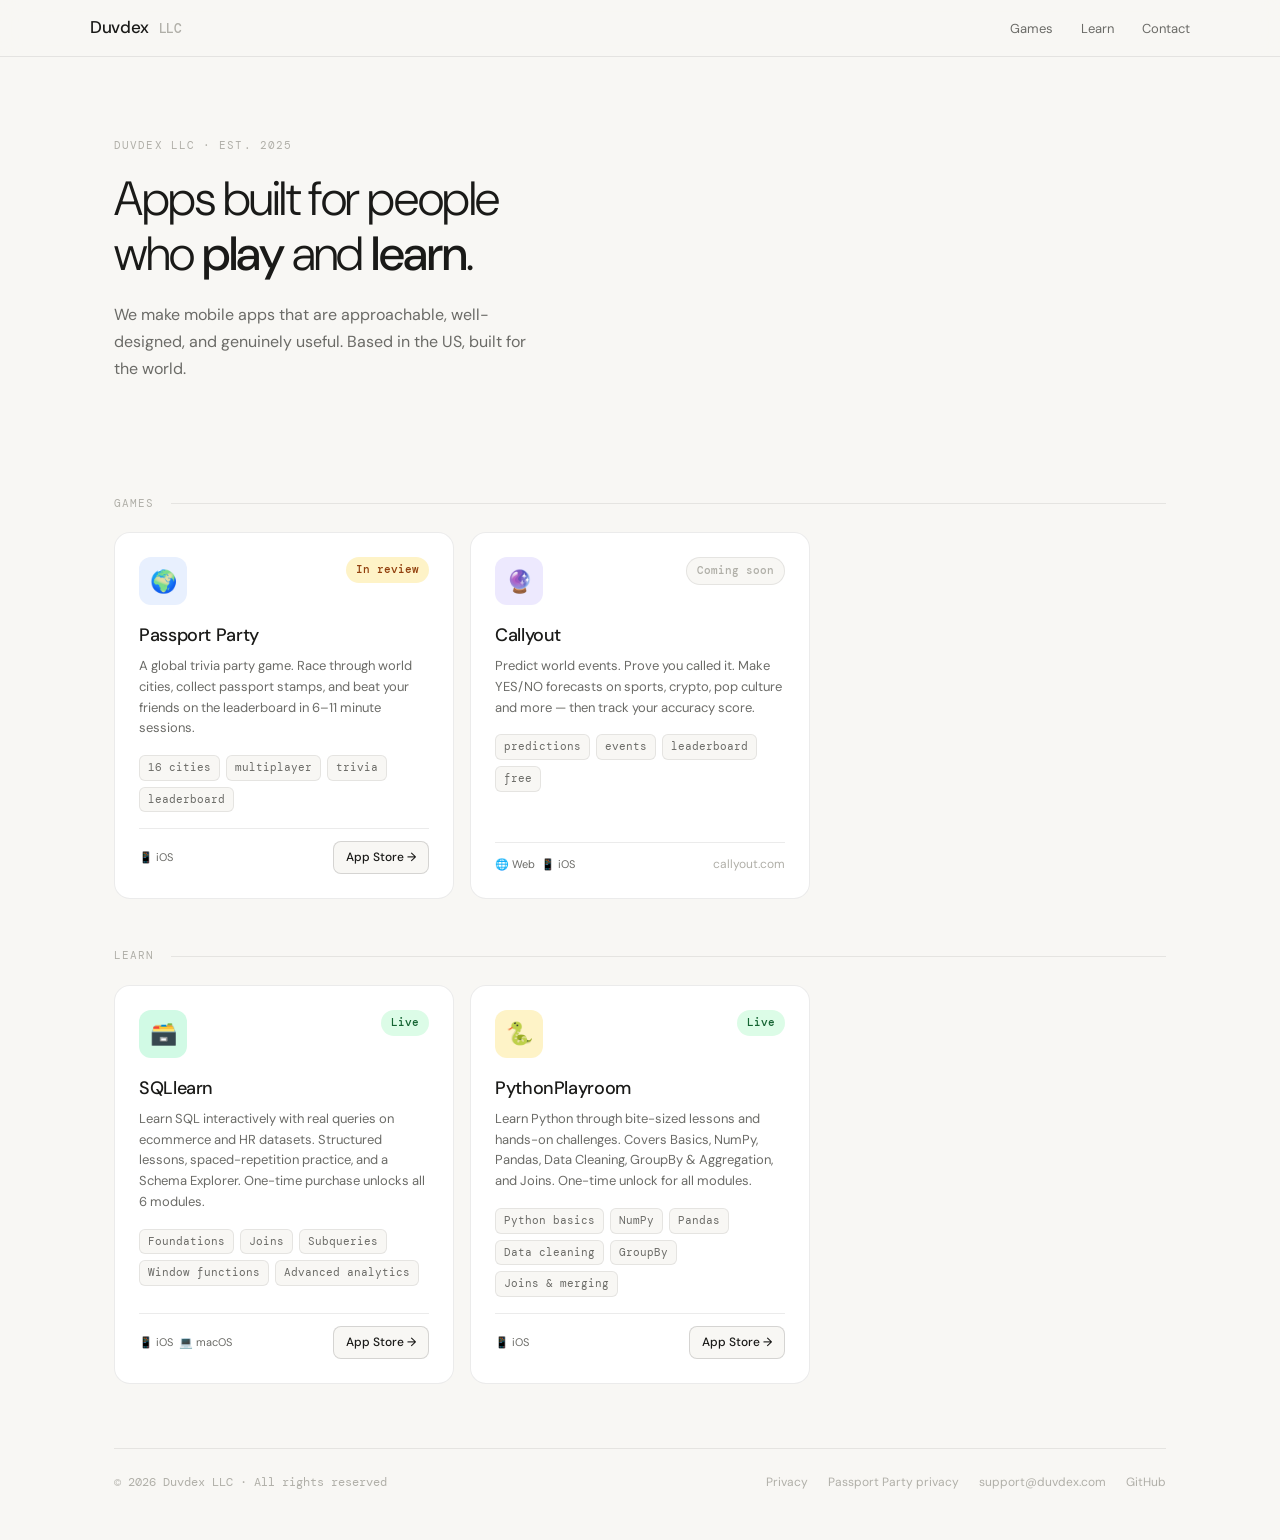
<file: duvdex.html>
<!DOCTYPE html>
<html lang="en">
<head>
<meta charset="UTF-8">
<meta name="viewport" content="width=device-width, initial-scale=1.0">
<title>Duvdex — Apps built for people who play and learn</title>
<link rel="preconnect" href="https://fonts.googleapis.com">
<link href="https://fonts.googleapis.com/css2?family=DM+Sans:wght@300;400;500&family=DM+Mono:wght@400;500&display=swap" rel="stylesheet">
<style>
  *, *::before, *::after { box-sizing: border-box; margin: 0; padding: 0; }

  :root {
    --bg: #f8f7f4;
    --bg2: #ffffff;
    --text: #1a1a18;
    --muted: #6b6b67;
    --faint: #b0afa8;
    --border: rgba(0,0,0,0.08);
    --border2: rgba(0,0,0,0.14);
    --blue-bg: #e8f0fe;
    --blue: #1a56db;
    --purple-bg: #ede9fe;
    --purple: #6d28d9;
    --teal-bg: #d1fae5;
    --teal: #065f46;
    --amber-bg: #fef3c7;
    --amber: #92400e;
    --green-bg: #dcfce7;
    --green: #166534;
    --orange-bg: #ffedd5;
    --orange: #9a3412;
  }

  html { scroll-behavior: smooth; }

  body {
    font-family: 'DM Sans', sans-serif;
    background: var(--bg);
    color: var(--text);
    line-height: 1.6;
    min-height: 100vh;
  }

  nav {
    position: sticky;
    top: 0;
    z-index: 100;
    background: rgba(248,247,244,0.92);
    backdrop-filter: blur(12px);
    border-bottom: 1px solid var(--border);
    padding: 0 max(24px, calc((100vw - 1100px)/2));
  }

  .nav-inner {
    display: flex;
    align-items: center;
    justify-content: space-between;
    height: 56px;
  }

  .logo {
    font-size: 17px;
    font-weight: 500;
    letter-spacing: -0.02em;
    color: var(--text);
    text-decoration: none;
  }

  .logo span {
    font-family: 'DM Mono', monospace;
    font-size: 13px;
    color: var(--faint);
    margin-left: 6px;
  }

  .nav-links {
    display: flex;
    gap: 28px;
    list-style: none;
  }

  .nav-links a {
    font-size: 13px;
    color: var(--muted);
    text-decoration: none;
    transition: color .15s;
  }

  .nav-links a:hover { color: var(--text); }

  main {
    max-width: 1100px;
    margin: 0 auto;
    padding: 0 24px;
  }

  .hero {
    padding: 80px 0 64px;
    max-width: 560px;
  }

  .hero-eyebrow {
    font-family: 'DM Mono', monospace;
    font-size: 11px;
    color: var(--faint);
    letter-spacing: .1em;
    text-transform: uppercase;
    margin-bottom: 16px;
  }

  .hero h1 {
    font-size: clamp(32px, 5vw, 48px);
    font-weight: 300;
    line-height: 1.15;
    letter-spacing: -0.03em;
    margin-bottom: 20px;
    color: var(--text);
  }

  .hero h1 em {
    font-style: normal;
    font-weight: 500;
  }

  .hero p {
    font-size: 16px;
    color: var(--muted);
    max-width: 420px;
    line-height: 1.7;
  }

  .section {
    padding: 48px 0 0;
  }

  .section-header {
    display: flex;
    align-items: center;
    gap: 16px;
    margin-bottom: 20px;
  }

  .section-label {
    font-family: 'DM Mono', monospace;
    font-size: 11px;
    letter-spacing: .1em;
    text-transform: uppercase;
    color: var(--faint);
    white-space: nowrap;
  }

  .section-line {
    flex: 1;
    height: 1px;
    background: var(--border);
  }

  .product-grid {
    display: grid;
    grid-template-columns: repeat(auto-fill, minmax(300px, 1fr));
    gap: 16px;
  }

  .product-card {
    background: var(--bg2);
    border: 1px solid var(--border);
    border-radius: 16px;
    padding: 24px;
    display: flex;
    flex-direction: column;
    gap: 16px;
    transition: border-color .2s, transform .2s;
    text-decoration: none;
    color: inherit;
  }

  .product-card:hover {
    border-color: var(--border2);
    transform: translateY(-2px);
  }

  .card-top {
    display: flex;
    align-items: flex-start;
    justify-content: space-between;
  }

  .card-icon {
    width: 48px;
    height: 48px;
    border-radius: 12px;
    display: flex;
    align-items: center;
    justify-content: center;
    font-size: 22px;
  }

  .status-badge {
    font-size: 11px;
    font-weight: 500;
    padding: 4px 10px;
    border-radius: 20px;
    font-family: 'DM Mono', monospace;
  }

  .badge-live { background: var(--green-bg); color: var(--green); }
  .badge-review { background: var(--amber-bg); color: var(--amber); }
  .badge-soon { background: var(--bg); color: var(--faint); border: 1px solid var(--border); }

  .card-body h2 {
    font-size: 18px;
    font-weight: 500;
    letter-spacing: -0.02em;
    margin-bottom: 6px;
  }

  .card-body p {
    font-size: 13px;
    color: var(--muted);
    line-height: 1.6;
  }

  .card-modules {
    display: flex;
    flex-wrap: wrap;
    gap: 6px;
  }

  .module-tag {
    font-size: 11px;
    padding: 3px 8px;
    border-radius: 6px;
    background: var(--bg);
    color: var(--muted);
    border: 1px solid var(--border);
    font-family: 'DM Mono', monospace;
  }

  .card-footer {
    display: flex;
    align-items: center;
    justify-content: space-between;
    padding-top: 12px;
    border-top: 1px solid var(--border);
    margin-top: auto;
  }

  .platform-pills {
    display: flex;
    gap: 6px;
  }

  .platform-pill {
    font-size: 11px;
    color: var(--muted);
    display: flex;
    align-items: center;
    gap: 4px;
  }

  .app-store-btn {
    display: inline-flex;
    align-items: center;
    gap: 6px;
    font-size: 12px;
    font-weight: 500;
    color: var(--text);
    background: var(--bg);
    border: 1px solid var(--border2);
    border-radius: 8px;
    padding: 6px 12px;
    text-decoration: none;
    transition: background .15s;
  }

  .app-store-btn:hover { background: #ededea; }

  .divider {
    height: 1px;
    background: var(--border);
    margin: 64px 0 0;
  }

  footer {
    max-width: 1100px;
    margin: 0 auto;
    padding: 24px 24px 48px;
    display: flex;
    align-items: center;
    justify-content: space-between;
    flex-wrap: wrap;
    gap: 16px;
  }

  footer p {
    font-size: 12px;
    color: var(--faint);
    font-family: 'DM Mono', monospace;
  }

  .footer-links {
    display: flex;
    gap: 20px;
  }

  .footer-links a {
    font-size: 12px;
    color: var(--faint);
    text-decoration: none;
    transition: color .15s;
  }

  .footer-links a:hover { color: var(--muted); }

  @keyframes fadeUp {
    from { opacity: 0; transform: translateY(16px); }
    to { opacity: 1; transform: translateY(0); }
  }

  .hero { animation: fadeUp .5s ease both; }
  .product-card:nth-child(1) { animation: fadeUp .4s .1s ease both; }
  .product-card:nth-child(2) { animation: fadeUp .4s .2s ease both; }
  .product-card:nth-child(3) { animation: fadeUp .4s .1s ease both; }
  .product-card:nth-child(4) { animation: fadeUp .4s .2s ease both; }

  @media (max-width: 600px) {
    .hero { padding: 48px 0 40px; }
    .product-grid { grid-template-columns: 1fr; }
    .nav-links { display: none; }
  }
</style>
</head>
<body>

<nav>
  <div class="nav-inner">
    <a href="/" class="logo">Duvdex <span>LLC</span></a>
    <ul class="nav-links">
      <li><a href="#games">Games</a></li>
      <li><a href="#learn">Learn</a></li>
      <li><a href="mailto:support@duvdex.com">Contact</a></li>
    </ul>
  </div>
</nav>

<main>
  <section class="hero">
    <div class="hero-eyebrow">Duvdex LLC · Est. 2025</div>
    <h1>Apps built for people<br>who <em>play</em> and <em>learn</em>.</h1>
    <p>We make mobile apps that are approachable, well-designed, and genuinely useful. Based in the US, built for the world.</p>
  </section>

  <section class="section" id="games">
    <div class="section-header">
      <span class="section-label">Games</span>
      <div class="section-line"></div>
    </div>
    <div class="product-grid">

      <a class="product-card" href="https://apps.apple.com/app/passport-party/id6765947275" target="_blank">
        <div class="card-top">
          <div class="card-icon" style="background:#e8f0fe;">🌍</div>
          <span class="status-badge badge-review">In review</span>
        </div>
        <div class="card-body">
          <h2>Passport Party</h2>
          <p>A global trivia party game. Race through world cities, collect passport stamps, and beat your friends on the leaderboard in 6–11 minute sessions.</p>
        </div>
        <div class="card-modules">
          <span class="module-tag">16 cities</span>
          <span class="module-tag">multiplayer</span>
          <span class="module-tag">trivia</span>
          <span class="module-tag">leaderboard</span>
        </div>
        <div class="card-footer">
          <div class="platform-pills">
            <span class="platform-pill">📱 iOS</span>
          </div>
          <span class="app-store-btn">App Store →</span>
        </div>
      </a>

      <div class="product-card" style="cursor:default;">
        <div class="card-top">
          <div class="card-icon" style="background:#ede9fe;">🔮</div>
          <span class="status-badge badge-soon">Coming soon</span>
        </div>
        <div class="card-body">
          <h2>Callyout</h2>
          <p>Predict world events. Prove you called it. Make YES/NO forecasts on sports, crypto, pop culture and more — then track your accuracy score.</p>
        </div>
        <div class="card-modules">
          <span class="module-tag">predictions</span>
          <span class="module-tag">events</span>
          <span class="module-tag">leaderboard</span>
          <span class="module-tag">free</span>
        </div>
        <div class="card-footer">
          <div class="platform-pills">
            <span class="platform-pill">🌐 Web</span>
            <span class="platform-pill">📱 iOS</span>
          </div>
          <span style="font-size:12px;color:var(--faint);">callyout.com</span>
        </div>
      </div>

    </div>
  </section>

  <section class="section" id="learn">
    <div class="section-header">
      <span class="section-label">Learn</span>
      <div class="section-line"></div>
    </div>
    <div class="product-grid">

      <a class="product-card" href="https://apps.apple.com/us/app/sqllearn/id6762401475" target="_blank">
        <div class="card-top">
          <div class="card-icon" style="background:#d1fae5;">🗃️</div>
          <span class="status-badge badge-live">Live</span>
        </div>
        <div class="card-body">
          <h2>SQLlearn</h2>
          <p>Learn SQL interactively with real queries on ecommerce and HR datasets. Structured lessons, spaced-repetition practice, and a Schema Explorer. One-time purchase unlocks all 6 modules.</p>
        </div>
        <div class="card-modules">
          <span class="module-tag">Foundations</span>
          <span class="module-tag">Joins</span>
          <span class="module-tag">Subqueries</span>
          <span class="module-tag">Window functions</span>
          <span class="module-tag">Advanced analytics</span>
        </div>
        <div class="card-footer">
          <div class="platform-pills">
            <span class="platform-pill">📱 iOS</span>
            <span class="platform-pill">💻 macOS</span>
          </div>
          <span class="app-store-btn">App Store →</span>
        </div>
      </a>

      <a class="product-card" href="https://apps.apple.com/us/app/pythonplayroom/id6762590223" target="_blank">
        <div class="card-top">
          <div class="card-icon" style="background:#fef3c7;">🐍</div>
          <span class="status-badge badge-live">Live</span>
        </div>
        <div class="card-body">
          <h2>PythonPlayroom</h2>
          <p>Learn Python through bite-sized lessons and hands-on challenges. Covers Basics, NumPy, Pandas, Data Cleaning, GroupBy & Aggregation, and Joins. One-time unlock for all modules.</p>
        </div>
        <div class="card-modules">
          <span class="module-tag">Python basics</span>
          <span class="module-tag">NumPy</span>
          <span class="module-tag">Pandas</span>
          <span class="module-tag">Data cleaning</span>
          <span class="module-tag">GroupBy</span>
          <span class="module-tag">Joins & merging</span>
        </div>
        <div class="card-footer">
          <div class="platform-pills">
            <span class="platform-pill">📱 iOS</span>
          </div>
          <span class="app-store-btn">App Store →</span>
        </div>
      </a>

    </div>
  </section>

  <div class="divider"></div>
</main>

<footer>
  <p>© 2026 Duvdex LLC · All rights reserved</p>
  <div class="footer-links">
    <a href="/privacy">Privacy</a>
    <a href="/passport-party/privacy">Passport Party privacy</a>
    <a href="mailto:support@duvdex.com">support@duvdex.com</a>
    <a href="https://github.com/duvdex" target="_blank">GitHub</a>
  </div>
</footer>

</body>
</html>
</file>
<file: roundtable/legal.css>
:root {
  color-scheme: light;
  --background: #f8f7f4;
  --surface: #ffffff;
  --text: #1a1a18;
  --muted: #5c5c58;
  --border: #d7d7d2;
  --blue: #1a56db;
}
* {
  box-sizing: border-box;
}
body {
  margin: 0;
  background: var(--background);
  color: var(--text);
  font-family: -apple-system, BlinkMacSystemFont, 'Segoe UI', sans-serif;
  font-size: 17px;
  line-height: 1.7;
  letter-spacing: 0;
  overflow-wrap: anywhere;
}
a {
  color: var(--blue);
  text-underline-offset: 3px;
}
a:focus-visible {
  outline: 3px solid var(--blue);
  outline-offset: 4px;
}
.skip-link {
  position: absolute;
  left: 16px;
  top: -80px;
  padding: 8px;
  background: var(--surface);
}
.skip-link:focus {
  top: 8px;
}
.site-header {
  background: var(--surface);
  border-bottom: 1px solid var(--border);
}
.header-inner {
  max-width: 1040px;
  margin: auto;
  padding: 18px 24px;
  display: flex;
  justify-content: space-between;
  align-items: center;
  gap: 20px;
  flex-wrap: wrap;
}
.brand {
  color: var(--text);
  font-size: 19px;
  font-weight: 650;
  text-decoration: none;
}
.brand span {
  font-size: 13px;
  font-weight: 400;
  color: var(--muted);
  margin-left: 6px;
}
.header-inner nav {
  display: flex;
  gap: 20px;
  flex-wrap: wrap;
  font-size: 15px;
}
main {
  max-width: 780px;
  padding: 48px 24px 64px;
  margin: auto;
}
.product {
  margin: 0 0 8px;
  color: var(--blue);
  font-weight: 650;
}
h1 {
  font-size: 36px;
  line-height: 1.2;
  margin: 0 0 16px;
}
h2 {
  font-size: 23px;
  line-height: 1.35;
  margin: 0 0 12px;
}
p {
  margin: 0 0 18px;
}
.meta {
  color: var(--muted);
  font-size: 15px;
}
.review-notice {
  border-left: 4px solid var(--blue);
  padding: 12px 18px;
  margin: 24px 0;
  background: var(--surface);
}
.contents {
  border-block: 1px solid var(--border);
  padding: 20px 0;
  margin: 28px 0;
}
.contents p {
  font-size: 15px;
  font-weight: 650;
  margin-bottom: 10px;
}
.contents ul {
  columns: 2;
  column-gap: 32px;
  list-style: none;
  margin: 0;
  padding: 0;
  font-size: 15px;
}
.contents li {
  break-inside: avoid;
  margin: 0 0 6px;
}
section {
  padding-top: 16px;
  margin-top: 20px;
  scroll-margin-top: 24px;
}
ul,
ol {
  padding-left: 24px;
}
li {
  margin-bottom: 10px;
}
.pending {
  font-size: 15px;
  font-weight: 600;
  color: #92400e;
}
footer {
  border-top: 1px solid var(--border);
  color: var(--muted);
  font-size: 14px;
  padding: 24px;
  text-align: center;
}
@media (max-width: 480px) {
  .header-inner {
    padding: 16px 20px;
    gap: 10px;
  }
  .header-inner nav {
    gap: 16px;
  }
  main {
    padding: 32px 20px 48px;
  }
  h1 {
    font-size: 30px;
  }
  .contents ul {
    columns: 1;
  }
}
@media print {
  .site-header,
  .contents,
  .skip-link,
  footer {
    display: none;
  }
  body {
    background: white;
    color: black;
    font-size: 11pt;
  }
  main {
    max-width: none;
    padding: 0;
  }
  h2 {
    break-after: avoid;
  }
  a {
    color: inherit;
  }
}
</file>
